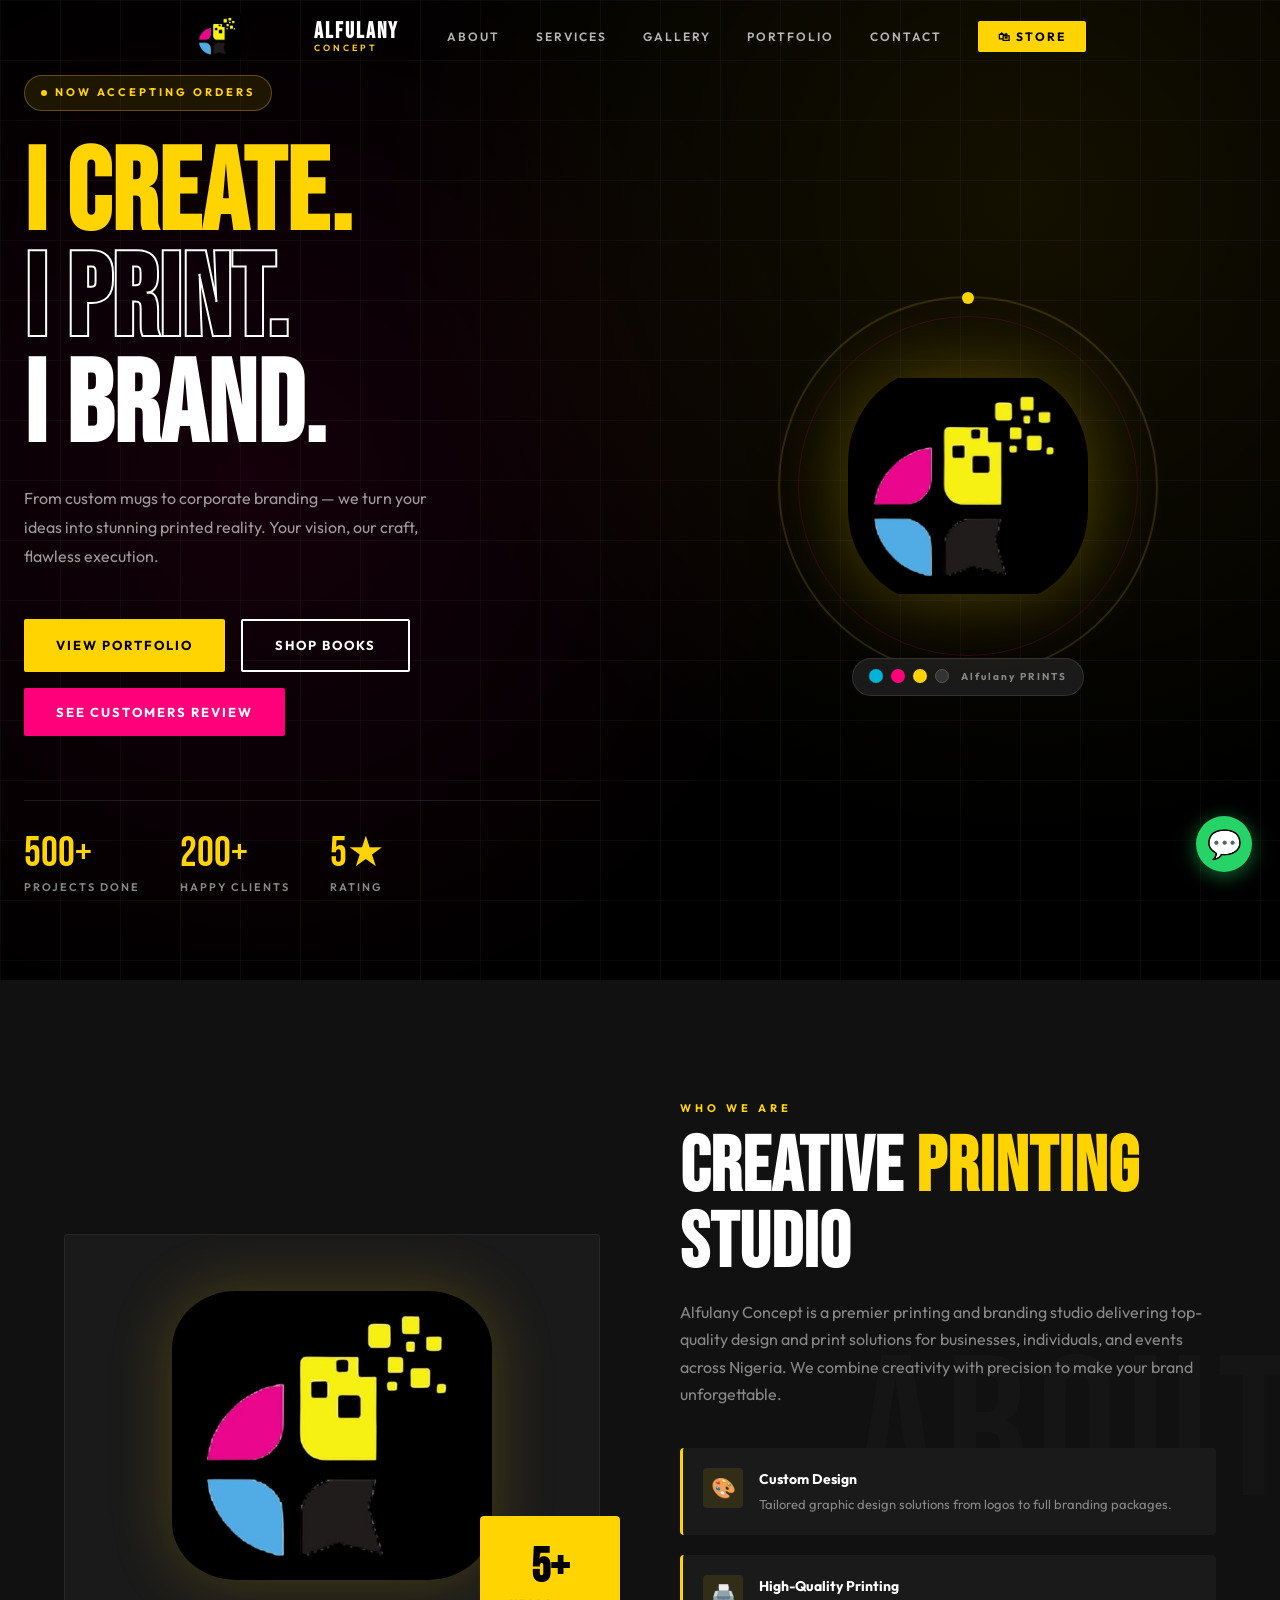
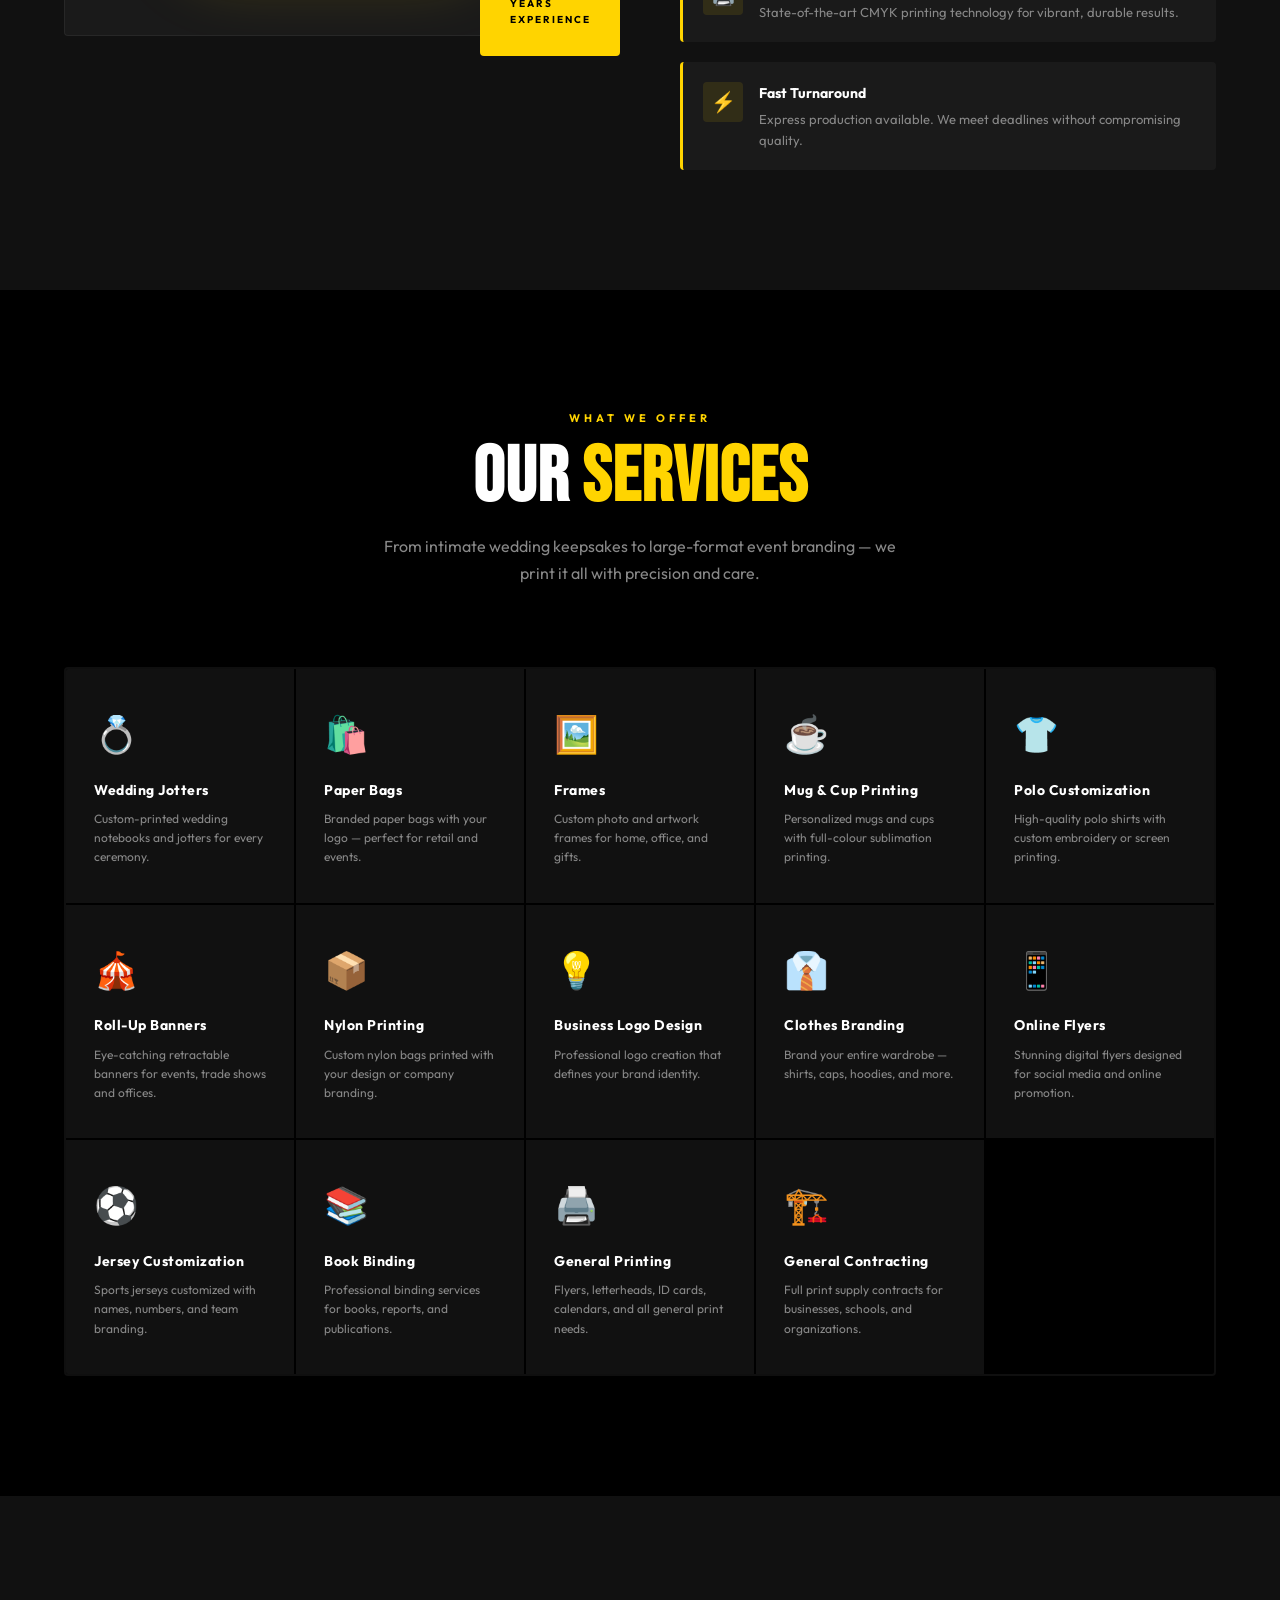
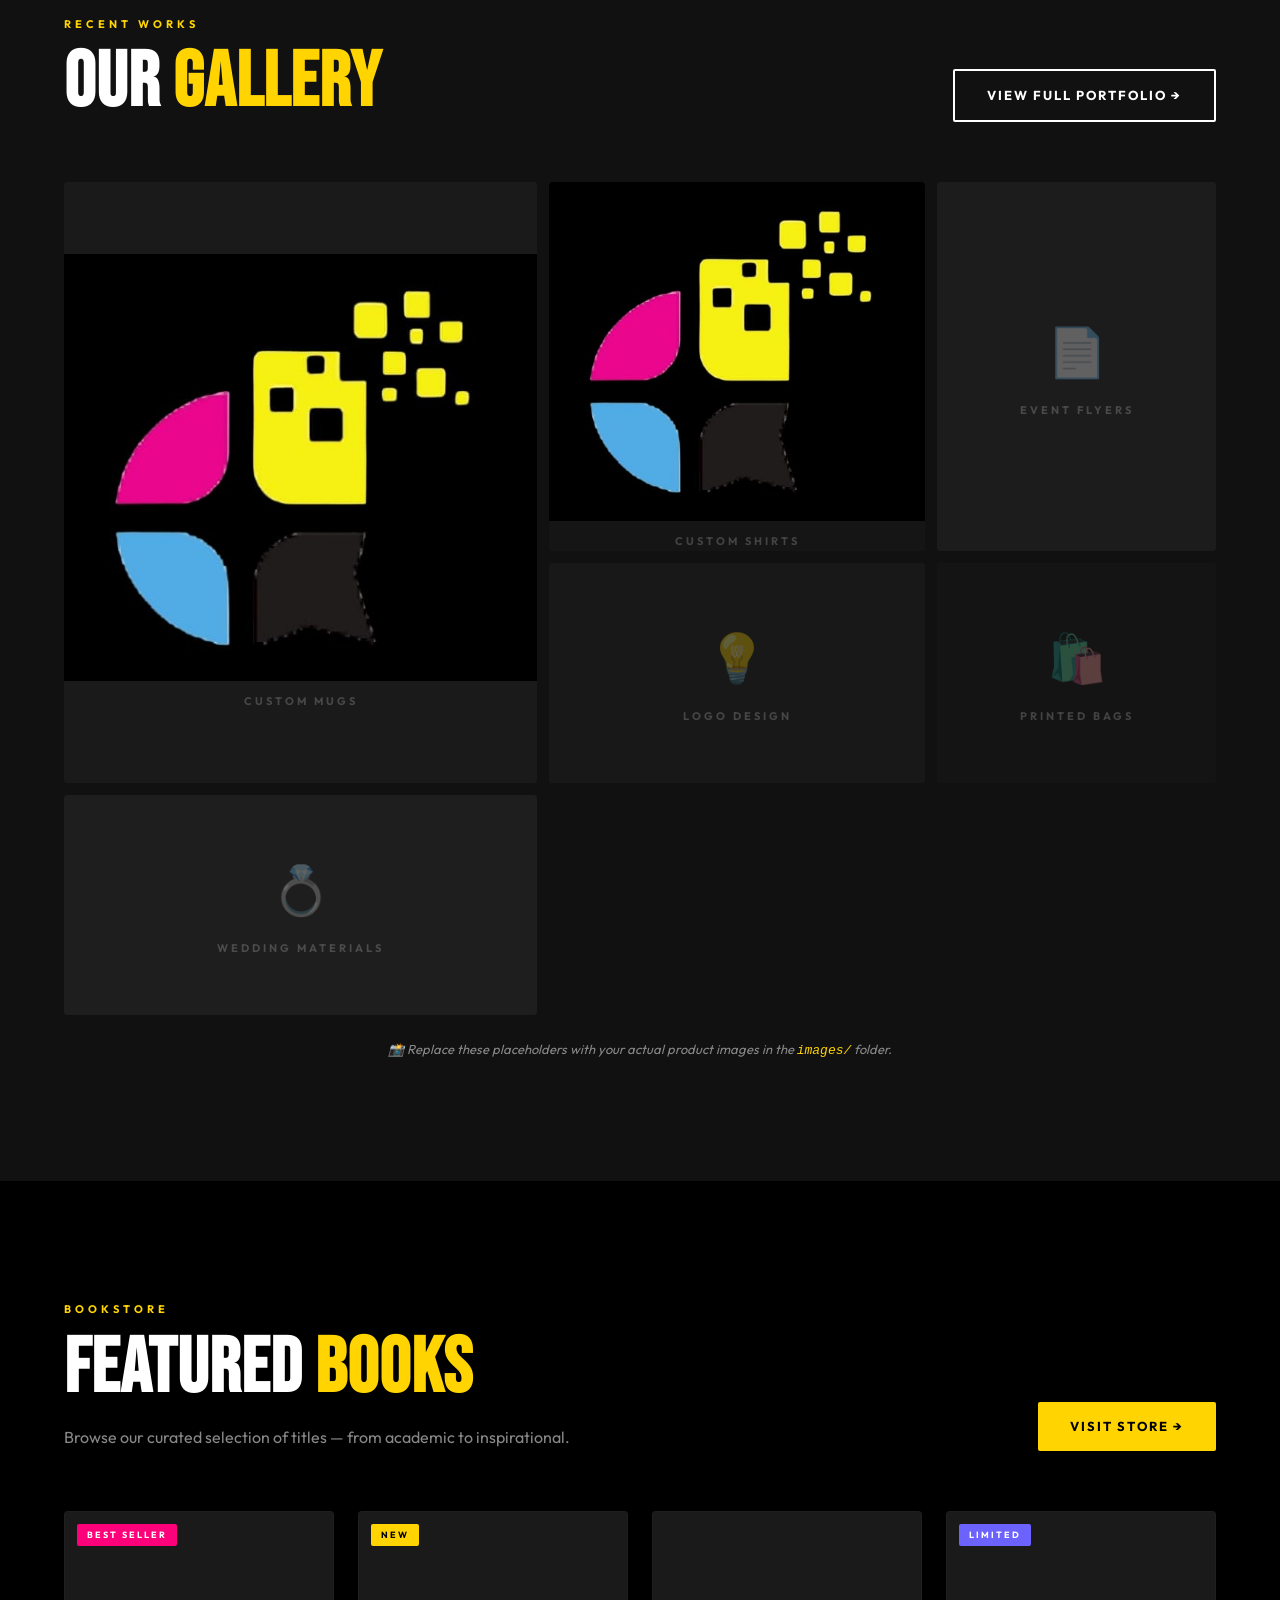
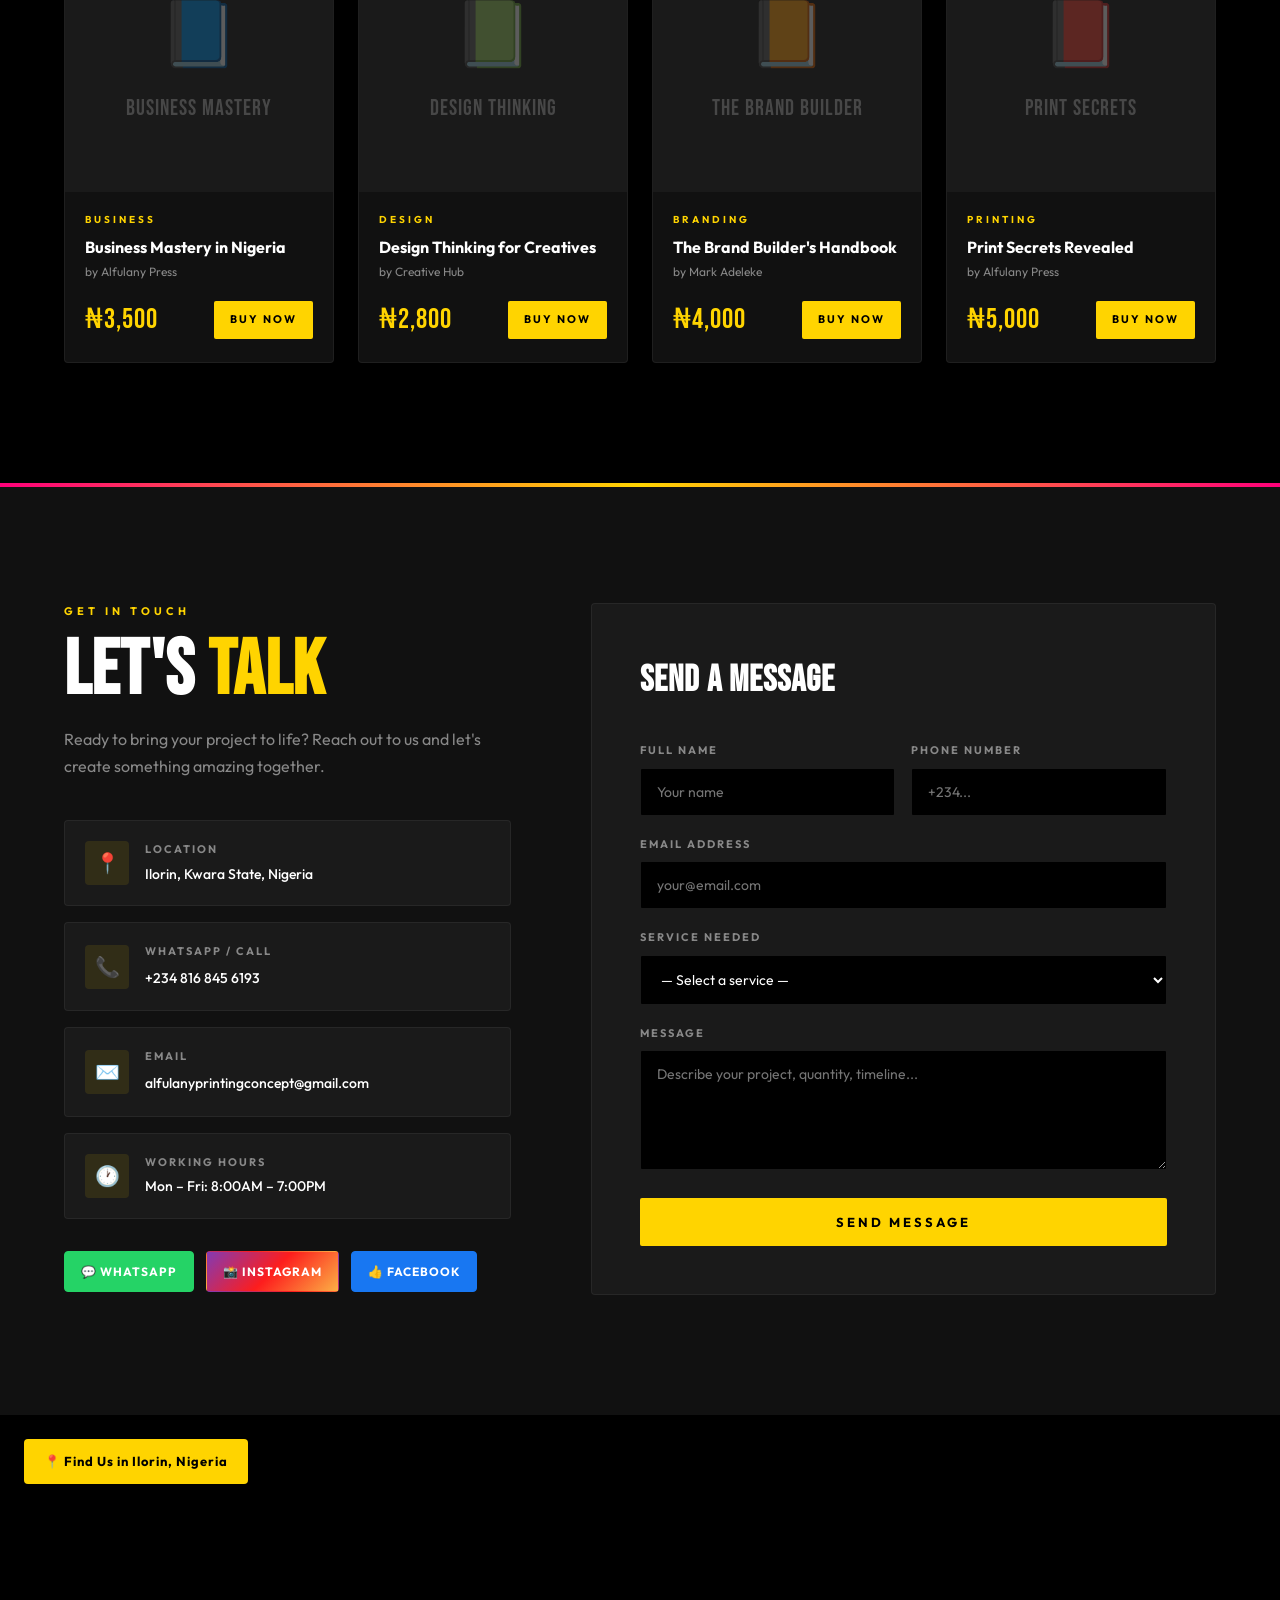
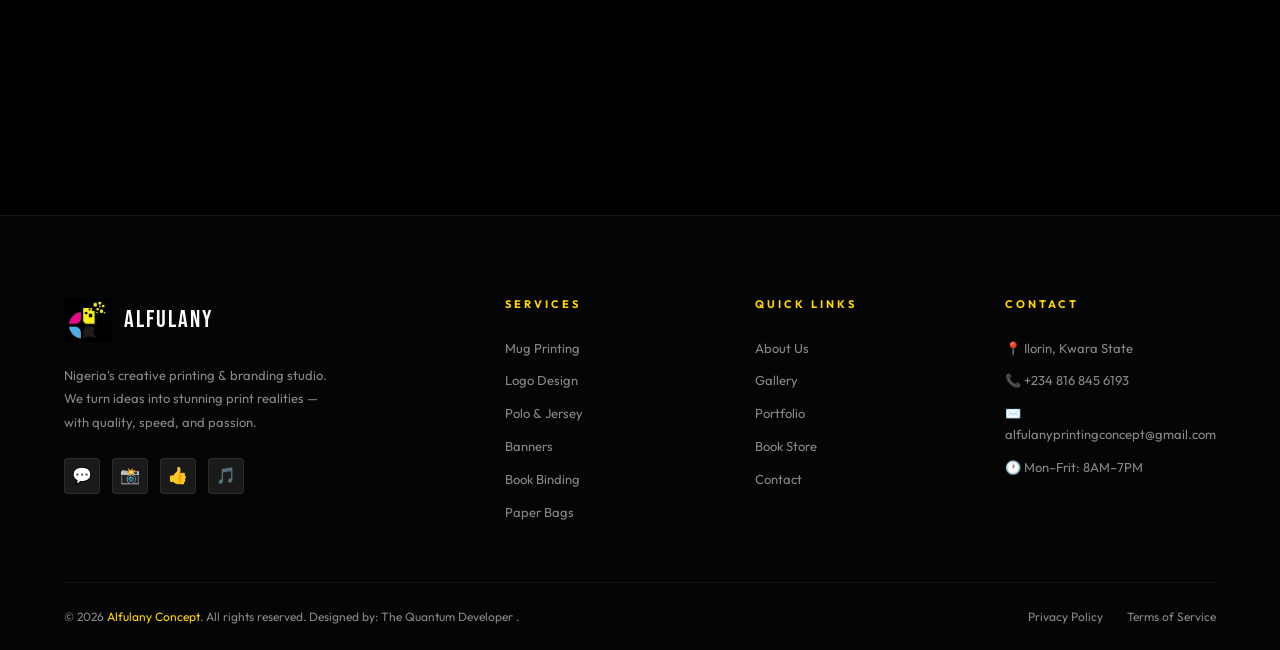
<file: index.html>
<!DOCTYPE html>
<html lang="en">
<head>
  <meta charset="UTF-8" />
  <meta name="viewport" content="width=device-width, initial-scale=1.0" />
  <meta name="description" content="Alfulany Concept — Premium printing, graphic design & branding studio in Nigeria. Custom mugs, shirts, banners, logos, book binding & more." />
  <meta name="keywords" content="printing, graphic design, branding, Nigeria, Ilorin, custom printing, logo design, banner printing" />
  <meta property="og:title" content="Alfulany Concept — Print. Design. Brand." />
  <meta property="og:description" content="Nigeria's creative printing & branding studio. Quality prints for every occasion." />
  <title>Alfulany Concept — I Print.I Design.I Brand.</title>
  <link rel="icon" type="image/jpeg" href="WhatsApp Image 2026-02-28 at 1.51.16 AM.jpeg" />
  <link rel="stylesheet" href="style.css" />
</head>
<body>

  <!-- ░░ NAVBAR ░░ -->
  <nav class="navbar" id="navbar">
    <div class="container">
      <div class="nav-inner">
        <a href="index.html" class="nav-logo">
          <img src="WhatsApp Image 2026-02-28 at 1.51.16 AM.jpeg" alt="Alfulany Concept Logo" />
          <div class="nav-logo-text">
            <strong>ALFULANY</strong>
            <span>Concept</span>
          </div>
        </a>
        <ul class="nav-links">
          <li><a href="#about">About</a></li>
          <li><a href="#services">Services</a></li>
          <li><a href="#gallery">Gallery</a></li>
          <li><a href="portfolio.html">Portfolio</a></li>
          <li><a href="#contact">Contact</a></li>
          <li><a href="store.html" class="nav-store-btn">🛍 Store</a></li>
        </ul>
        <div class="nav-hamburger" id="navHamburger">
          <span></span><span></span><span></span>
        </div>
      </div>
    </div>
  </nav>

  <!-- Mobile Menu -->
  <div class="mobile-menu" id="mobileMenu">
    <a href="#about">About</a>
    <a href="#services">Services</a>
    <a href="#gallery">Gallery</a>
    <a href="portfolio.html">Portfolio</a>
    <a href="#contact">Contact</a>
    <a href="store.html">🛍 Store</a>
  </div>

  <!-- ░░ HERO ░░ -->
  <section class="hero" id="home">
    <div class="hero-bg-pattern"></div>
    <div class="hero-grid-lines"></div>
    <div class="hero-content">
      <div class="hero-left">
        <div class="hero-badge">
          <div class="dot"></div>
          <span>Now Accepting Orders</span>
        </div>
        <h1 class="hero-title">
          <span class="line-yellow">I CREATE.</span><br>
          <span class="line-outline">I PRINT.</span><br>
          I BRAND.
        </h1>
        <p class="hero-tagline">
          From custom mugs to corporate branding — we turn your ideas into stunning printed reality. Your vision, our craft, flawless execution.
        </p>
        <div class="hero-cta">
          <a href="portfolio.html" class="btn btn-primary">View Portfolio</a>
          <a href="store.html" class="btn btn-outline">Shop Books</a>
          <a href="#about" class="btn btn-magenta">See Customers Review</a>
        </div>
        <div class="hero-stats">
          <div class="hero-stat">
            <div class="hero-stat-number" data-count="500" data-suffix="+">200+</div>
            <div class="hero-stat-label">Projects Done</div>
          </div>
          <div class="hero-stat">
            <div class="hero-stat-number" data-count="200" data-suffix="+">100+</div>
            <div class="hero-stat-label">Happy Clients</div>
          </div>
          <div class="hero-stat">
            <div class="hero-stat-number" data-count="5" data-suffix="★">5★</div>
            <div class="hero-stat-label">Rating</div>
          </div>
        </div>
      </div>
      <div class="hero-right">
        <div class="hero-logo-showcase">
          <div class="hero-logo-ring"></div>
          <div class="hero-logo-ring-2"></div>
          <img src="WhatsApp Image 2026-02-28 at 1.51.16 AM.jpeg" alt="Alfulany Concept" class="hero-logo-img" />
          <div class="hero-cmyk-chips">
            <div class="hero-chip chip-c"></div>
            <div class="hero-chip chip-m"></div>
            <div class="hero-chip chip-y"></div>
            <div class="hero-chip chip-k"></div>
            <span class="chip-label">Alfulany PRINTS</span>
          </div>
        </div>
      </div>
    </div>
  </section>

  <!-- ░░ ABOUT ░░ -->
  <section class="about" id="about">
    <div class="container">
      <div class="about-grid">
        <div class="about-visual reveal-left">
          <div class="about-img-box">
            <img src="WhatsApp Image 2026-02-28 at 1.51.16 AM.jpeg" alt="Alfulany Concept" />
          </div>
          <div class="about-img-accent">
            <strong>5+</strong>
            <span>Years<br>Experience</span>
          </div>
        </div>
        <div class="about-content reveal-right">
          <span class="section-tag">Who We Are</span>
          <h2 class="section-title">Creative <span>Printing</span> Studio</h2>
          <p class="section-subtitle">
            Alfulany Concept is a premier printing and branding studio delivering top-quality design and print solutions for businesses, individuals, and events across Nigeria. We combine creativity with precision to make your brand unforgettable.
          </p>
          <div class="about-features">
            <div class="about-feature">
              <div class="about-feature-icon">🎨</div>
              <div class="about-feature-text">
                <h4>Custom Design</h4>
                <p>Tailored graphic design solutions from logos to full branding packages.</p>
              </div>
            </div>
            <div class="about-feature">
              <div class="about-feature-icon">🖨️</div>
              <div class="about-feature-text">
                <h4>High-Quality Printing</h4>
                <p>State-of-the-art CMYK printing technology for vibrant, durable results.</p>
              </div>
            </div>
            <div class="about-feature">
              <div class="about-feature-icon">⚡</div>
              <div class="about-feature-text">
                <h4>Fast Turnaround</h4>
                <p>Express production available. We meet deadlines without compromising quality.</p>
              </div>
            </div>
          </div>
        </div>
      </div>
    </div>
  </section>

  <!-- ░░ SERVICES ░░ -->
  <section class="services" id="services">
    <div class="container">
      <div class="services-header reveal">
        <span class="section-tag">What We Offer</span>
        <h2 class="section-title">Our <span>Services</span></h2>
        <p class="section-subtitle">From intimate wedding keepsakes to large-format event branding — we print it all with precision and care.</p>
      </div>
      <div class="services-grid" data-stagger>
        <div class="service-card">
          <span class="service-icon">💍</span>
          <h3>Wedding Jotters</h3>
          <p>Custom-printed wedding notebooks and jotters for every ceremony.</p>
        </div>
        <div class="service-card">
          <span class="service-icon">🛍️</span>
          <h3>Paper Bags</h3>
          <p>Branded paper bags with your logo — perfect for retail and events.</p>
        </div>
        <div class="service-card">
          <span class="service-icon">🖼️</span>
          <h3>Frames</h3>
          <p>Custom photo and artwork frames for home, office, and gifts.</p>
        </div>
        <div class="service-card">
          <span class="service-icon">☕</span>
          <h3>Mug & Cup Printing</h3>
          <p>Personalized mugs and cups with full-colour sublimation printing.</p>
        </div>
        <div class="service-card">
          <span class="service-icon">👕</span>
          <h3>Polo Customization</h3>
          <p>High-quality polo shirts with custom embroidery or screen printing.</p>
        </div>
        <div class="service-card">
          <span class="service-icon">🎪</span>
          <h3>Roll-Up Banners</h3>
          <p>Eye-catching retractable banners for events, trade shows and offices.</p>
        </div>
        <div class="service-card">
          <span class="service-icon">📦</span>
          <h3>Nylon Printing</h3>
          <p>Custom nylon bags printed with your design or company branding.</p>
        </div>
        <div class="service-card">
          <span class="service-icon">💡</span>
          <h3>Business Logo Design</h3>
          <p>Professional logo creation that defines your brand identity.</p>
        </div>
        <div class="service-card">
          <span class="service-icon">👔</span>
          <h3>Clothes Branding</h3>
          <p>Brand your entire wardrobe — shirts, caps, hoodies, and more.</p>
        </div>
        <div class="service-card">
          <span class="service-icon">📱</span>
          <h3>Online Flyers</h3>
          <p>Stunning digital flyers designed for social media and online promotion.</p>
        </div>
        <div class="service-card">
          <span class="service-icon">⚽</span>
          <h3>Jersey Customization</h3>
          <p>Sports jerseys customized with names, numbers, and team branding.</p>
        </div>
        <div class="service-card">
          <span class="service-icon">📚</span>
          <h3>Book Binding</h3>
          <p>Professional binding services for books, reports, and publications.</p>
        </div>
        <div class="service-card">
          <span class="service-icon">🖨️</span>
          <h3>General Printing</h3>
          <p>Flyers, letterheads, ID cards, calendars, and all general print needs.</p>
        </div>
        <div class="service-card">
          <span class="service-icon">🏗️</span>
          <h3>General Contracting</h3>
          <p>Full print supply contracts for businesses, schools, and organizations.</p>
        </div>
      </div>
    </div>
  </section>

  <!-- ░░ GALLERY ░░ -->
  <section class="gallery" id="gallery">
    <div class="container">
      <div class="gallery-header">
        <div class="reveal-left">
          <span class="section-tag">Recent Works</span>
          <h2 class="section-title">Our <span>Gallery</span></h2>
        </div>
        <div class="reveal-right">
          <a href="portfolio.html" class="btn btn-outline">View Full Portfolio →</a>
        </div>
      </div>
      <div class="gallery-grid">
        <div class="gallery-item reveal">
          <div class="gallery-placeholder">
            <img src="WhatsApp Image 2026-02-28 at 1.51.16 AM.jpeg" alt="">
            <span class="gallery-placeholder-label">Custom Mugs</span>
          </div>
          <div class="gallery-overlay">
            <span class="gallery-overlay-text" >Custom Mugs</span>
            <span class="gallery-overlay-sub">Mug Printing</span>
          </div>
        </div>
        <div class="gallery-item reveal">
          <div class="gallery-placeholder">
            <img src="WhatsApp Image 2026-02-28 at 1.51.16 AM.jpeg" alt="">
            <span class="gallery-placeholder-label">Custom Shirts</span>
          </div>
          <div class="gallery-overlay">
            <span class="gallery-overlay-text">Custom Shirts</span>
            <span class="gallery-overlay-sub">Clothes Branding</span>
          </div>
        </div>
        <div class="gallery-item reveal">
          <div class="gallery-placeholder">
            <span class="gallery-placeholder-icon">📄</span>
            <span class="gallery-placeholder-label">Event Flyers</span>
          </div>
          <div class="gallery-overlay">
            <span class="gallery-overlay-text">Event Flyers</span>
            <span class="gallery-overlay-sub">Graphic Design</span>
          </div>
        </div>
        <div class="gallery-item reveal">
          <div class="gallery-placeholder">
            <span class="gallery-placeholder-icon">💡</span>
            <span class="gallery-placeholder-label">Logo Design</span>
          </div>
          <div class="gallery-overlay">
            <span class="gallery-overlay-text">Logo Design</span>
            <span class="gallery-overlay-sub">Brand Identity</span>
          </div>
        </div>
        <div class="gallery-item reveal">
          <div class="gallery-placeholder">
            <span class="gallery-placeholder-icon">🛍️</span>
            <span class="gallery-placeholder-label">Printed Bags</span>
          </div>
          <div class="gallery-overlay">
            <span class="gallery-overlay-text">Printed Bags</span>
            <span class="gallery-overlay-sub">Paper & Nylon Bags</span>
          </div>
        </div>
        <div class="gallery-item reveal">
          <div class="gallery-placeholder">
            <span class="gallery-placeholder-icon">💍</span>
            <span class="gallery-placeholder-label">Wedding Materials</span>
          </div>
          <div class="gallery-overlay">
            <span class="gallery-overlay-text">Wedding Materials</span>
            <span class="gallery-overlay-sub">Event Printing</span>
          </div>
        </div>
      </div>
      <p style="text-align:center; color: var(--text-muted); font-size:13px; margin-top:24px; font-style: italic;">
        📸 Replace these placeholders with your actual product images in the <code style="color:var(--yellow)">images/</code> folder.
      </p>
    </div>
  </section>

  <!-- ░░ FEATURED BOOKS ░░ -->
  <section class="books" id="books">
    <div class="container">
      <div class="books-header">
        <div class="reveal-left">
          <span class="section-tag">Bookstore</span>
          <h2 class="section-title">Featured <span>Books</span></h2>
          <p class="section-subtitle">Browse our curated selection of titles — from academic to inspirational.</p>
        </div>
        <div class="reveal-right">
          <a href="store.html" class="btn btn-primary">Visit Store →</a>
        </div>
      </div>
      <div class="books-grid" data-stagger>
        <div class="book-card">
          <div class="book-cover">
            <div class="book-cover-placeholder">
              <span class="book-cover-icon">📘</span>
              <span class="book-cover-title-text">Business Mastery</span>
            </div>
            <span class="book-badge">Best Seller</span>
          </div>
          <div class="book-info">
            <div class="book-category">Business</div>
            <div class="book-title">Business Mastery in Nigeria</div>
            <div class="book-author">by Alfulany Press</div>
            <div class="book-footer">
              <div class="book-price">₦3,500 <small></small></div>
              <a href="store.html" class="book-btn">Buy Now</a>
            </div>
          </div>
        </div>
        <div class="book-card">
          <div class="book-cover">
            <div class="book-cover-placeholder">
              <span class="book-cover-icon">📗</span>
              <span class="book-cover-title-text">Design Thinking</span>
            </div>
            <span class="book-badge" style="background:var(--yellow);color:var(--black)">New</span>
          </div>
          <div class="book-info">
            <div class="book-category">Design</div>
            <div class="book-title">Design Thinking for Creatives</div>
            <div class="book-author">by Creative Hub</div>
            <div class="book-footer">
              <div class="book-price">₦2,800</div>
              <a href="store.html" class="book-btn">Buy Now</a>
            </div>
          </div>
        </div>
        <div class="book-card">
          <div class="book-cover">
            <div class="book-cover-placeholder">
              <span class="book-cover-icon">📙</span>
              <span class="book-cover-title-text">The Brand Builder</span>
            </div>
          </div>
          <div class="book-info">
            <div class="book-category">Branding</div>
            <div class="book-title">The Brand Builder's Handbook</div>
            <div class="book-author">by Mark Adeleke</div>
            <div class="book-footer">
              <div class="book-price">₦4,000</div>
              <a href="store.html" class="book-btn">Buy Now</a>
            </div>
          </div>
        </div>
        <div class="book-card">
          <div class="book-cover">
            <div class="book-cover-placeholder">
              <span class="book-cover-icon">📕</span>
              <span class="book-cover-title-text">Print Secrets</span>
            </div>
            <span class="book-badge" style="background:#6C63FF">Limited</span>
          </div>
          <div class="book-info">
            <div class="book-category">Printing</div>
            <div class="book-title">Print Secrets Revealed</div>
            <div class="book-author">by Alfulany Press</div>
            <div class="book-footer">
              <div class="book-price">₦5,000</div>
              <a href="store.html" class="book-btn">Buy Now</a>
            </div>
          </div>
        </div>
      </div>
    </div>
  </section>

  <!-- ░░ CONTACT ░░ -->
  <section class="contact" id="contact">
    <div class="container">
      <div class="contact-grid">
        <div class="contact-info reveal-left">
          <span class="section-tag">Get In Touch</span>
          <h2 class="section-title">Let's <span>Talk</span></h2>
          <p class="section-subtitle">Ready to bring your project to life? Reach out to us and let's create something amazing together.</p>
          <div class="contact-info-cards">
            <div class="contact-info-card">
              <div class="contact-card-icon">📍</div>
              <div class="contact-card-text">
                <h4>Location</h4>
                <p>Ilorin, Kwara State, Nigeria</p>
              </div>
            </div>
            <div class="contact-info-card">
              <div class="contact-card-icon">📞</div>
              <div class="contact-card-text">
                <h4>WhatsApp / Call</h4>
                <a href="https://wa.me/2348168456193">+234 816 845 6193</a>
              </div>
            </div>
            <div class="contact-info-card">
              <div class="contact-card-icon">✉️</div>
              <div class="contact-card-text">
                <h4>Email</h4>
                <a href="mailto:hello@alfulanyconcept.com">alfulanyprintingconcept@gmail.com</a>
              </div>
            </div>
            <div class="contact-info-card">
              <div class="contact-card-icon">🕐</div>
              <div class="contact-card-text">
                <h4>Working Hours</h4>
                <p>Mon – Fri: 8:00AM – 7:00PM</p>
              </div>
            </div>
          </div>
          <div class="contact-socials">
            <a href="https://wa.me/2348168456193" class="social-btn whatsapp" target="_blank">
              💬 WhatsApp
            </a>
            <a href="#" class="social-btn instagram" target="_blank">
              📸 Instagram
            </a>
            <a href="#" class="social-btn facebook" target="_blank">
              👍 Facebook
            </a>
          </div>
        </div>
        <div class="contact-form-box reveal-right">
          <h3>Send a Message</h3>
          <form id="contactForm" novalidate>
            <div class="form-row">
              <div class="form-group">
                <label for="name">Full Name</label>
                <input type="text" id="name" name="name" placeholder="Your name" required />
              </div>
              <div class="form-group">
                <label for="phone">Phone Number</label>
                <input type="tel" id="phone" name="phone" placeholder="+234..." required />
              </div>
            </div>
            <div class="form-group">
              <label for="email">Email Address</label>
              <input type="email" id="email" name="email" placeholder="your@email.com" required />
            </div>
            <div class="form-group">
              <label for="service">Service Needed</label>
              <select id="service" name="service">
                <option value="">— Select a service —</option>
                <option>Wedding Jotters</option>
                <option>Mug Printing</option>
                <option>Banner / Roll-Up</option>
                <option>Logo Design</option>
                <option>Polo / Jersey Customization</option>
                <option>Book Binding</option>
                <option>General Printing</option>
                <option>Other</option>
              </select>
            </div>
            <div class="form-group">
              <label for="message">Message</label>
              <textarea id="message" name="message" placeholder="Describe your project, quantity, timeline..." rows="4" required></textarea>
            </div>
            <button type="submit" class="form-submit">Send Message</button>
            <div class="form-success" id="formSuccess">
              ✅ Message received! We'll get back to you within 24 hours.
            </div>
          </form>
        </div>
      </div>
    </div>
  </section>

  <!-- ░░ GOOGLE MAP ░░ -->
  <div class="map-section">
    <div class="map-overlay-badge">
      📍 Find Us in Ilorin, Nigeria
    </div>
    <iframe
      src="https://www.google.com/maps/embed?pb=!1m18!1m12!1m3!1d126854.2856316!2d4.4835!3d8.4966!2m3!1f0!2f0!3f0!3m2!1i1024!2i768!4f13.1!3m3!1m2!1s0x1037e7a5c7a25511%3A0x4b8d3ca8f4e87f1e!2sIlorin%2C%20Kwara%20State!5e0!3m2!1sen!2sng!4v1"
      allowfullscreen="" loading="lazy" referrerpolicy="no-referrer-when-downgrade"
      title="Alfulany Concept Location">
    </iframe>
  </div>

  <!-- ░░ FOOTER ░░ -->
  <footer>
    <div class="container">
      <div class="footer-grid">
        <div class="footer-brand">
          <div class="footer-logo">
            <img src="WhatsApp Image 2026-02-28 at 1.51.16 AM.jpeg" alt="Alfulany Concept" />
            <span class="footer-logo-name">ALFULANY</span>
          </div>
          <p>Nigeria's creative printing & branding studio. We turn ideas into stunning print realities — with quality, speed, and passion.</p>
          <div class="footer-social">
            <a href="https://wa.me/2348168456193" title="WhatsApp">💬</a>
            <a href="#" title="Instagram">📸</a>
            <a href="#" title="Facebook">👍</a>
            <a href="#" title="TikTok">🎵</a>
          </div>
        </div>
        <div class="footer-col">
          <h4>Services</h4>
          <ul>
            <li><a href="#services">Mug Printing</a></li>
            <li><a href="#services">Logo Design</a></li>
            <li><a href="#services">Polo & Jersey</a></li>
            <li><a href="#services">Banners</a></li>
            <li><a href="#services">Book Binding</a></li>
            <li><a href="#services">Paper Bags</a></li>
          </ul>
        </div>
        <div class="footer-col">
          <h4>Quick Links</h4>
          <ul>
            <li><a href="#about">About Us</a></li>
            <li><a href="#gallery">Gallery</a></li>
            <li><a href="portfolio.html">Portfolio</a></li>
            <li><a href="store.html">Book Store</a></li>
            <li><a href="#contact">Contact</a></li>
          </ul>
        </div>
        <div class="footer-col">
          <h4>Contact</h4>
          <ul>
            <li><a href="#">📍 Ilorin, Kwara State</a></li>
            <li><a href="https://wa.me/2348168456193">📞 +234 816 845 6193</a></li>
            <li><a href="mailto:hello@alfulanyconcept.com">✉️ alfulanyprintingconcept@gmail.com</a></li>
            <li><a href="#">🕐 Mon–Frit: 8AM–7PM</a></li>
          </ul>
        </div>
      </div>
      <div class="footer-bottom">
        <p>© 2026 <span>Alfulany Concept</span>. All rights reserved. Designed by: The Quantum Developer <a href="#"></a>.</p>
        <div class="footer-bottom-links">
          <a href="#">Privacy Policy</a>
          <a href="#">Terms of Service</a>
        </div>
      </div>
    </div>
  </footer>

  <!-- WhatsApp Float -->
  <a href="https://wa.me/2348168456193" class="whatsapp-float" target="_blank" title="Chat on WhatsApp">
    💬
    <span class="whatsapp-float-tooltip">Chat on WhatsApp</span>
  </a>

  <div class="toast" id="globalToast"></div>

  <script src="main.js"></script>

  <!-- Nav hamburger wiring -->
  <script>
    document.getElementById('navHamburger').addEventListener('click', function() {
      this.classList.toggle('open');
      document.getElementById('mobileMenu').classList.toggle('open');
    });
  </script>
</body>
</html>
</file>
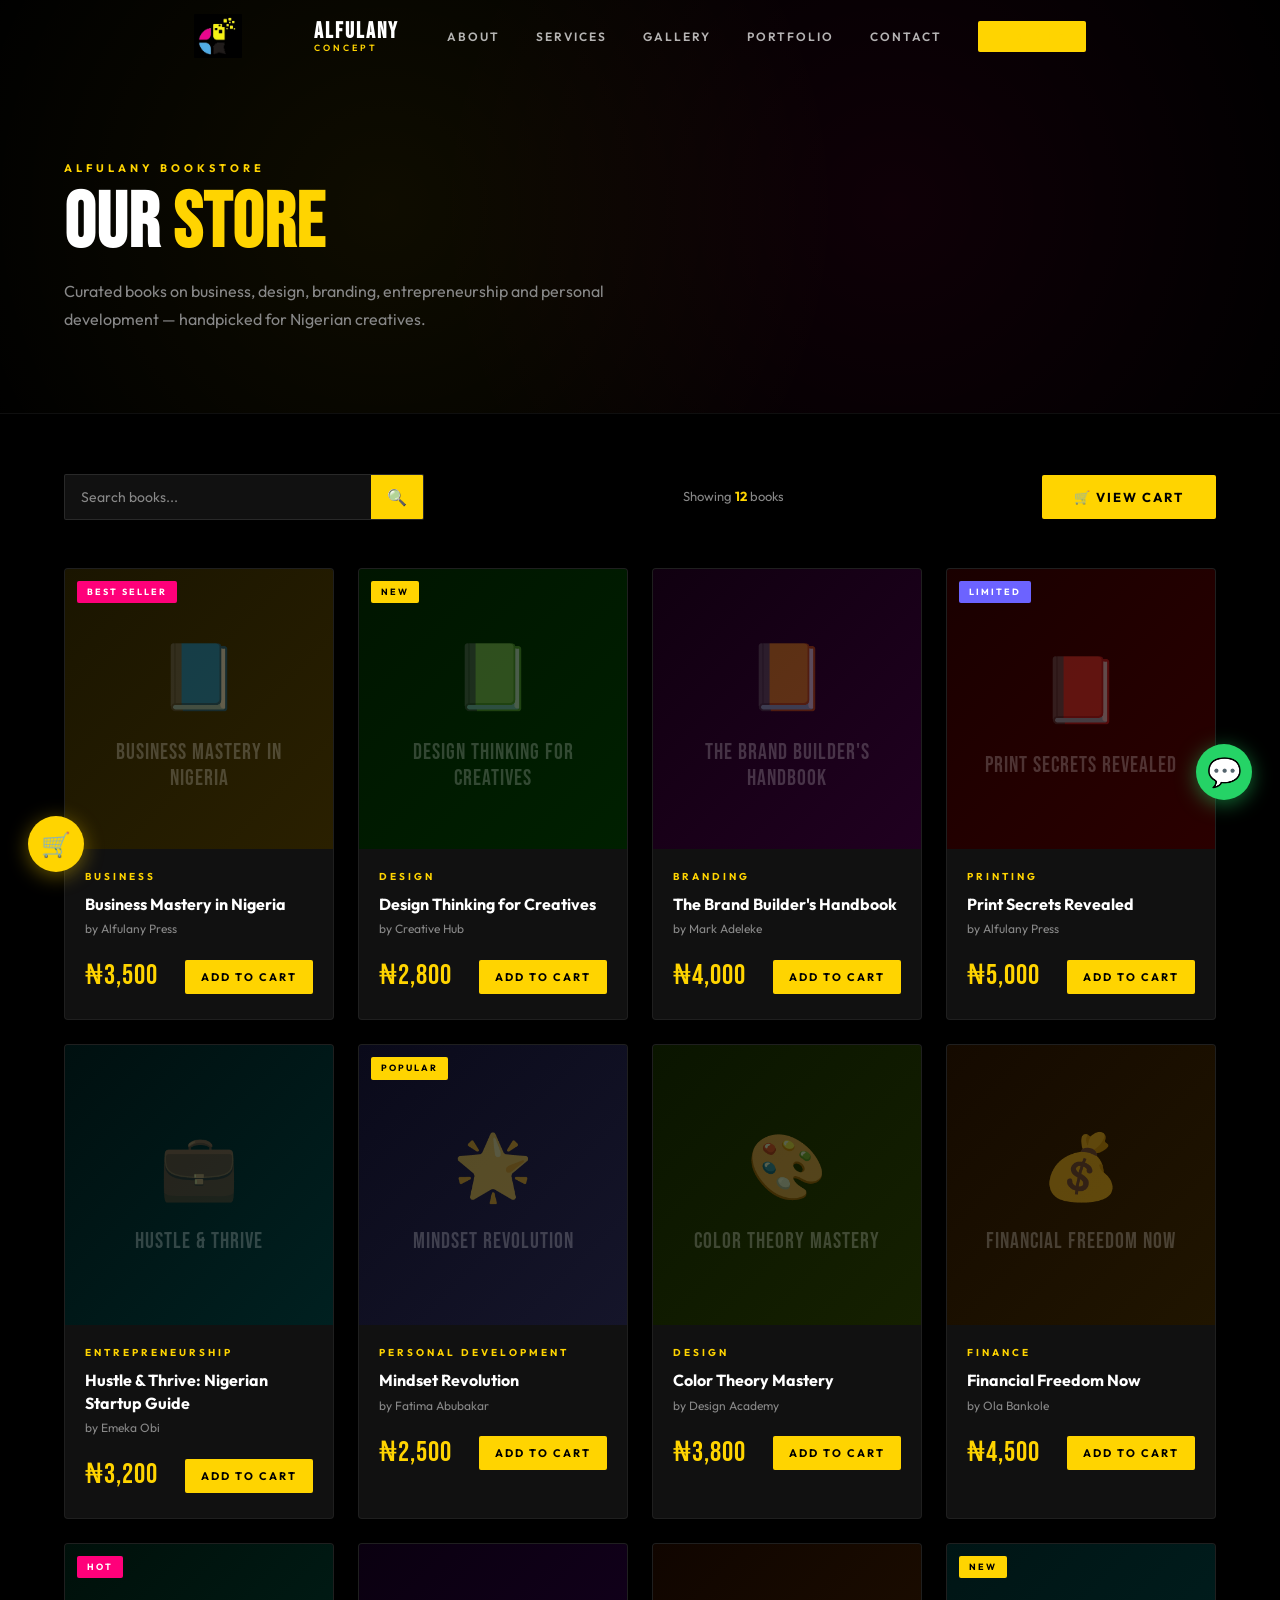
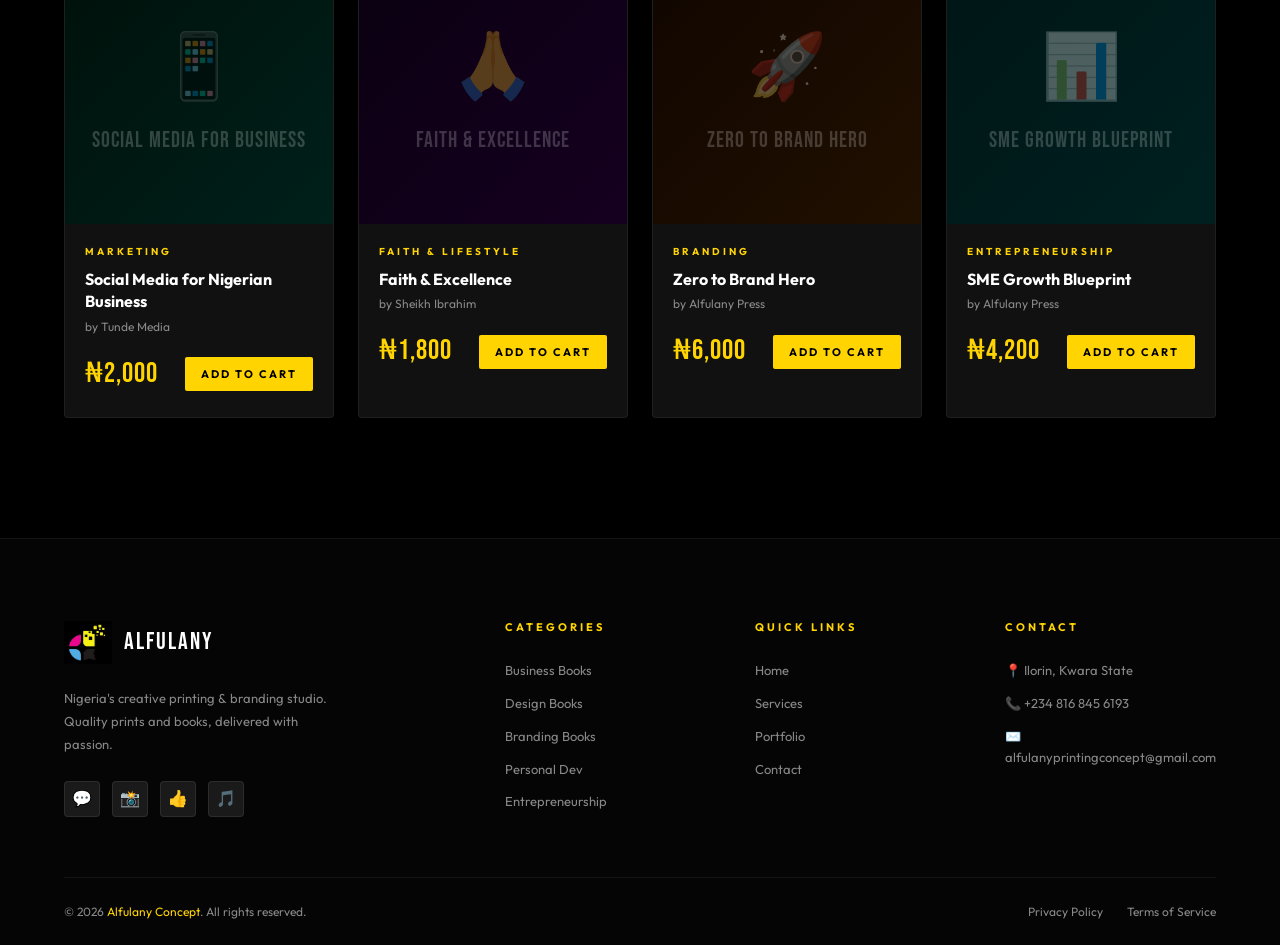
<file: store.html>
<!DOCTYPE html>
<html lang="en">
<head>
  <meta charset="UTF-8" />
  <meta name="viewport" content="width=device-width, initial-scale=1.0" />
  <meta name="description" content="Alfulany Concept Book Store — Browse and buy books on business, design, branding and more." />
  <title>Store — Alfulany Concept</title>
  <link rel="icon" type="image/jpeg" href="WhatsApp Image 2026-02-28 at 1.51.16 AM.jpeg" />
  <link rel="stylesheet" href="style.css" />
</head>
<body>

  <!-- ░░ NAVBAR ░░ -->
  <nav class="navbar scrolled" id="navbar">
    <div class="container">
      <div class="nav-inner">
        <a href="index.html" class="nav-logo">
          <img src="WhatsApp Image 2026-02-28 at 1.51.16 AM.jpeg" alt="Alfulany Concept Logo" />
          <div class="nav-logo-text">
            <strong>ALFULANY</strong>
            <span>Concept</span>
          </div>
        </a>
        <ul class="nav-links">
          <li><a href="index.html#about">About</a></li>
          <li><a href="index.html#services">Services</a></li>
          <li><a href="index.html#gallery">Gallery</a></li>
          <li><a href="portfolio.html">Portfolio</a></li>
          <li><a href="index.html#contact">Contact</a></li>
          <li><a href="store.html" class="nav-store-btn active">🛍 Store</a></li>
        </ul>
        <div class="nav-hamburger" id="navHamburger">
          <span></span><span></span><span></span>
        </div>
      </div>
    </div>
  </nav>

  <!-- Mobile Menu -->
  <div class="mobile-menu" id="mobileMenu">
    <a href="index.html#about">About</a>
    <a href="index.html#services">Services</a>
    <a href="index.html#gallery">Gallery</a>
    <a href="portfolio.html">Portfolio</a>
    <a href="index.html#contact">Contact</a>
    <a href="store.html">🛍 Store</a>
  </div>

  <!-- ░░ PAGE HERO ░░ -->
  <section class="page-hero">
    <div class="container page-hero-inner">
      <span class="section-tag">Alfulany Bookstore</span>
      <h1 class="section-title">Our <span>Store</span></h1>
      <p class="section-subtitle">Curated books on business, design, branding, entrepreneurship and personal development — handpicked for Nigerian creatives.</p>
    </div>
  </section>

  <!-- ░░ STORE ░░ -->
  <section class="store-section">
    <div class="container">
      <div class="store-toolbar">
        <div class="store-search">
          <input type="text" id="storeSearch" placeholder="Search books..." />
          <button>🔍</button>
        </div>
        <div class="store-count">
          Showing <span id="visibleCount">12</span> books
        </div>
        <button class="btn btn-primary" onclick="openCart()">🛒 View Cart</button>
      </div>

      <div class="store-grid" id="storeGrid">

        <div class="book-card reveal" data-cat="business">
          <div class="book-cover">
            <div class="book-cover-placeholder" style="background: linear-gradient(135deg, #1a1500 0%, #2a2000 100%);">
              <span class="book-cover-icon">📘</span>
              <span class="book-cover-title-text">Business Mastery in Nigeria</span>
            </div>
            <span class="book-badge">Best Seller</span>
          </div>
          <div class="book-info">
            <div class="book-category">Business</div>
            <div class="book-title">Business Mastery in Nigeria</div>
            <div class="book-author">by Alfulany Press</div>
            <div class="book-footer">
              <div class="book-price">₦3,500</div>
              <button class="book-btn" data-add-cart data-id="bk001" data-title="Business Mastery in Nigeria" data-price="3500" data-emoji="📘">Add to Cart</button>
            </div>
          </div>
        </div>

        <div class="book-card reveal" data-cat="design">
          <div class="book-cover">
            <div class="book-cover-placeholder" style="background: linear-gradient(135deg, #001500 0%, #002000 100%);">
              <span class="book-cover-icon">📗</span>
              <span class="book-cover-title-text">Design Thinking for Creatives</span>
            </div>
            <span class="book-badge" style="background:var(--yellow);color:var(--black)">New</span>
          </div>
          <div class="book-info">
            <div class="book-category">Design</div>
            <div class="book-title">Design Thinking for Creatives</div>
            <div class="book-author">by Creative Hub</div>
            <div class="book-footer">
              <div class="book-price">₦2,800</div>
              <button class="book-btn" data-add-cart data-id="bk002" data-title="Design Thinking for Creatives" data-price="2800" data-emoji="📗">Add to Cart</button>
            </div>
          </div>
        </div>

        <div class="book-card reveal" data-cat="branding">
          <div class="book-cover">
            <div class="book-cover-placeholder" style="background: linear-gradient(135deg, #100010 0%, #200020 100%);">
              <span class="book-cover-icon">📙</span>
              <span class="book-cover-title-text">The Brand Builder's Handbook</span>
            </div>
          </div>
          <div class="book-info">
            <div class="book-category">Branding</div>
            <div class="book-title">The Brand Builder's Handbook</div>
            <div class="book-author">by Mark Adeleke</div>
            <div class="book-footer">
              <div class="book-price">₦4,000</div>
              <button class="book-btn" data-add-cart data-id="bk003" data-title="The Brand Builder's Handbook" data-price="4000" data-emoji="📙">Add to Cart</button>
            </div>
          </div>
        </div>

        <div class="book-card reveal" data-cat="printing">
          <div class="book-cover">
            <div class="book-cover-placeholder" style="background: linear-gradient(135deg, #1a0000 0%, #2a0000 100%);">
              <span class="book-cover-icon">📕</span>
              <span class="book-cover-title-text">Print Secrets Revealed</span>
            </div>
            <span class="book-badge" style="background:#6C63FF">Limited</span>
          </div>
          <div class="book-info">
            <div class="book-category">Printing</div>
            <div class="book-title">Print Secrets Revealed</div>
            <div class="book-author">by Alfulany Press</div>
            <div class="book-footer">
              <div class="book-price">₦5,000</div>
              <button class="book-btn" data-add-cart data-id="bk004" data-title="Print Secrets Revealed" data-price="5000" data-emoji="📕">Add to Cart</button>
            </div>
          </div>
        </div>

        <div class="book-card reveal" data-cat="entrepreneurship">
          <div class="book-cover">
            <div class="book-cover-placeholder" style="background: linear-gradient(135deg, #001010 0%, #002020 100%);">
              <span class="book-cover-icon">💼</span>
              <span class="book-cover-title-text">Hustle & Thrive</span>
            </div>
          </div>
          <div class="book-info">
            <div class="book-category">Entrepreneurship</div>
            <div class="book-title">Hustle & Thrive: Nigerian Startup Guide</div>
            <div class="book-author">by Emeka Obi</div>
            <div class="book-footer">
              <div class="book-price">₦3,200</div>
              <button class="book-btn" data-add-cart data-id="bk005" data-title="Hustle & Thrive" data-price="3200" data-emoji="💼">Add to Cart</button>
            </div>
          </div>
        </div>

        <div class="book-card reveal" data-cat="personal">
          <div class="book-cover">
            <div class="book-cover-placeholder" style="background: linear-gradient(135deg, #0a0a1a 0%, #15152a 100%);">
              <span class="book-cover-icon">🌟</span>
              <span class="book-cover-title-text">Mindset Revolution</span>
            </div>
            <span class="book-badge" style="background:var(--yellow);color:var(--black)">Popular</span>
          </div>
          <div class="book-info">
            <div class="book-category">Personal Development</div>
            <div class="book-title">Mindset Revolution</div>
            <div class="book-author">by Fatima Abubakar</div>
            <div class="book-footer">
              <div class="book-price">₦2,500</div>
              <button class="book-btn" data-add-cart data-id="bk006" data-title="Mindset Revolution" data-price="2500" data-emoji="🌟">Add to Cart</button>
            </div>
          </div>
        </div>

        <div class="book-card reveal" data-cat="design">
          <div class="book-cover">
            <div class="book-cover-placeholder" style="background: linear-gradient(135deg, #0a1500 0%, #152000 100%);">
              <span class="book-cover-icon">🎨</span>
              <span class="book-cover-title-text">Color Theory Mastery</span>
            </div>
          </div>
          <div class="book-info">
            <div class="book-category">Design</div>
            <div class="book-title">Color Theory Mastery</div>
            <div class="book-author">by Design Academy</div>
            <div class="book-footer">
              <div class="book-price">₦3,800</div>
              <button class="book-btn" data-add-cart data-id="bk007" data-title="Color Theory Mastery" data-price="3800" data-emoji="🎨">Add to Cart</button>
            </div>
          </div>
        </div>

        <div class="book-card reveal" data-cat="business">
          <div class="book-cover">
            <div class="book-cover-placeholder" style="background: linear-gradient(135deg, #150a00 0%, #201500 100%);">
              <span class="book-cover-icon">💰</span>
              <span class="book-cover-title-text">Financial Freedom Now</span>
            </div>
          </div>
          <div class="book-info">
            <div class="book-category">Finance</div>
            <div class="book-title">Financial Freedom Now</div>
            <div class="book-author">by Ola Bankole</div>
            <div class="book-footer">
              <div class="book-price">₦4,500</div>
              <button class="book-btn" data-add-cart data-id="bk008" data-title="Financial Freedom Now" data-price="4500" data-emoji="💰">Add to Cart</button>
            </div>
          </div>
        </div>

        <div class="book-card reveal" data-cat="social">
          <div class="book-cover">
            <div class="book-cover-placeholder" style="background: linear-gradient(135deg, #00100a 0%, #00201a 100%);">
              <span class="book-cover-icon">📱</span>
              <span class="book-cover-title-text">Social Media for Business</span>
            </div>
            <span class="book-badge" style="background:var(--magenta)">Hot</span>
          </div>
          <div class="book-info">
            <div class="book-category">Marketing</div>
            <div class="book-title">Social Media for Nigerian Business</div>
            <div class="book-author">by Tunde Media</div>
            <div class="book-footer">
              <div class="book-price">₦2,000</div>
              <button class="book-btn" data-add-cart data-id="bk009" data-title="Social Media for Nigerian Business" data-price="2000" data-emoji="📱">Add to Cart</button>
            </div>
          </div>
        </div>

        <div class="book-card reveal" data-cat="personal">
          <div class="book-cover">
            <div class="book-cover-placeholder" style="background: linear-gradient(135deg, #0a0010 0%, #150020 100%);">
              <span class="book-cover-icon">🙏</span>
              <span class="book-cover-title-text">Faith & Excellence</span>
            </div>
          </div>
          <div class="book-info">
            <div class="book-category">Faith & Lifestyle</div>
            <div class="book-title">Faith & Excellence</div>
            <div class="book-author">by Sheikh Ibrahim</div>
            <div class="book-footer">
              <div class="book-price">₦1,800</div>
              <button class="book-btn" data-add-cart data-id="bk010" data-title="Faith & Excellence" data-price="1800" data-emoji="🙏">Add to Cart</button>
            </div>
          </div>
        </div>

        <div class="book-card reveal" data-cat="branding">
          <div class="book-cover">
            <div class="book-cover-placeholder" style="background: linear-gradient(135deg, #100500 0%, #201000 100%);">
              <span class="book-cover-icon">🚀</span>
              <span class="book-cover-title-text">Zero to Brand Hero</span>
            </div>
          </div>
          <div class="book-info">
            <div class="book-category">Branding</div>
            <div class="book-title">Zero to Brand Hero</div>
            <div class="book-author">by Alfulany Press</div>
            <div class="book-footer">
              <div class="book-price">₦6,000</div>
              <button class="book-btn" data-add-cart data-id="bk011" data-title="Zero to Brand Hero" data-price="6000" data-emoji="🚀">Add to Cart</button>
            </div>
          </div>
        </div>

        <div class="book-card reveal" data-cat="entrepreneurship">
          <div class="book-cover">
            <div class="book-cover-placeholder" style="background: linear-gradient(135deg, #001515 0%, #002020 100%);">
              <span class="book-cover-icon">📊</span>
              <span class="book-cover-title-text">SME Growth Blueprint</span>
            </div>
            <span class="book-badge" style="background:var(--yellow);color:var(--black)">New</span>
          </div>
          <div class="book-info">
            <div class="book-category">Entrepreneurship</div>
            <div class="book-title">SME Growth Blueprint</div>
            <div class="book-author">by Alfulany Press</div>
            <div class="book-footer">
              <div class="book-price">₦4,200</div>
              <button class="book-btn" data-add-cart data-id="bk012" data-title="SME Growth Blueprint" data-price="4200" data-emoji="📊">Add to Cart</button>
            </div>
          </div>
        </div>

      </div>
    </div>
  </section>

  <!-- ░░ CART PANEL ░░ -->
  <div class="cart-overlay" id="cartOverlay"></div>
  <div class="cart-panel" id="cartPanel">
    <div class="cart-header">
      <h2>YOUR CART</h2>
      <button class="cart-close" id="cartClose">✕</button>
    </div>
    <div class="cart-items" id="cartItems">
      <!-- Rendered by cart.js -->
    </div>
    <div class="cart-footer">
      <div class="cart-subtotal">
        <span>Subtotal</span>
        <strong id="cartSubtotal">₦0</strong>
      </div>
      <div class="cart-subtotal">
        <span>Delivery</span>
        <strong>To be confirmed</strong>
      </div>
      <div class="cart-total">
        <span>Total</span>
        <strong id="cartTotal">₦0</strong>
      </div>
      <button class="checkout-btn" id="checkoutBtn">Checkout via WhatsApp</button>
      <p class="checkout-note">🔒 Secure order via WhatsApp · Paystack coming soon</p>
    </div>
  </div>

  <!-- Cart Trigger Floating Button -->
  <button class="cart-trigger" id="cartTrigger" title="View Cart">
    🛒
    <span class="cart-badge" id="cartBadge" style="display:none">0</span>
  </button>

  <!-- ░░ FOOTER ░░ -->
  <footer>
    <div class="container">
      <div class="footer-grid">
        <div class="footer-brand">
          <div class="footer-logo">
            <img src="WhatsApp Image 2026-02-28 at 1.51.16 AM.jpeg" alt="Alfulany Concept" />
            <span class="footer-logo-name">ALFULANY</span>
          </div>
          <p>Nigeria's creative printing & branding studio. Quality prints and books, delivered with passion.</p>
          <div class="footer-social">
            <a href="https://wa.me/2348168456193" title="WhatsApp">💬</a>
            <a href="#" title="Instagram">📸</a>
            <a href="#" title="Facebook">👍</a>
            <a href="#" title="TikTok">🎵</a>
          </div>
        </div>
        <div class="footer-col">
          <h4>Categories</h4>
          <ul>
            <li><a href="#">Business Books</a></li>
            <li><a href="#">Design Books</a></li>
            <li><a href="#">Branding Books</a></li>
            <li><a href="#">Personal Dev</a></li>
            <li><a href="#">Entrepreneurship</a></li>
          </ul>
        </div>
        <div class="footer-col">
          <h4>Quick Links</h4>
          <ul>
            <li><a href="index.html">Home</a></li>
            <li><a href="index.html#services">Services</a></li>
            <li><a href="portfolio.html">Portfolio</a></li>
            <li><a href="index.html#contact">Contact</a></li>
          </ul>
        </div>
        <div class="footer-col">
          <h4>Contact</h4>
          <ul>
            <li><a href="#">📍 Ilorin, Kwara State</a></li>
            <li><a href="https://wa.me/2348168456193">📞 +234 816 845 6193</a></li>
            <li><a href="mailto:alfulanyprintingconcept@gmail.com">✉️ alfulanyprintingconcept@gmail.com</a></li>
          </ul>
        </div>
      </div>
      <div class="footer-bottom">
        <p>© 2026 <span>Alfulany Concept</span>. All rights reserved.</p>
        <div class="footer-bottom-links">
          <a href="#">Privacy Policy</a>
          <a href="#">Terms of Service</a>
        </div>
      </div>
    </div>
  </footer>

  <a href="https://wa.me/2348168456193" class="whatsapp-float" target="_blank" style="bottom: 100px;">
    💬
    <span class="whatsapp-float-tooltip">Chat on WhatsApp</span>
  </a>

  <div class="toast"></div>
  <script src="main.js"></script>
  <script src="cart.js"></script>
  <script>
    document.getElementById('navHamburger').addEventListener('click', function() {
      this.classList.toggle('open');
      document.getElementById('mobileMenu').classList.toggle('open');
    });
  </script>
</body>
</html>
</file>
<file: style.css>
/* ================================================
   ALFULANY CONCEPT — MAIN STYLESHEET
   Bold Editorial Print Aesthetic
   ================================================ */

@import url('https://fonts.googleapis.com/css2?family=Bebas+Neue&family=Outfit:wght@300;400;500;600;700;800&display=swap');

/* ─── CSS Variables ─── */
:root {
  --black: #000000;
  --yellow: #FFD400;
  --white: #FFFFFF;
  --magenta: #FF007A;
  --gray: #F2F2F2;
  --dark-gray: #111111;
  --mid-gray: #1a1a1a;
  --text-muted: #888888;
  --font-display: 'Bebas Neue', sans-serif;
  --font-body: 'Outfit', sans-serif;
  --nav-height: 72px;
  --transition: all 0.3s cubic-bezier(0.4, 0, 0.2, 1);
  --shadow: 0 8px 40px rgba(0,0,0,0.4);
}

/* ─── Reset & Base ─── */
*, *::before, *::after { box-sizing: border-box; margin: 0; padding: 0; }

html { scroll-behavior: smooth; font-size: 16px; }

body {
  font-family: var(--font-body);
  background: var(--black);
  color: var(--white);
  overflow-x: hidden;
  line-height: 1.6;
}

a { text-decoration: none; color: inherit; }
img { max-width: 100%; display: block; }
ul { list-style: none; }
button { cursor: pointer; border: none; font-family: var(--font-body); }
input, textarea, select { font-family: var(--font-body); }

/* ─── Scrollbar ─── */
::-webkit-scrollbar { width: 6px; }
::-webkit-scrollbar-track { background: var(--black); }
::-webkit-scrollbar-thumb { background: var(--yellow); border-radius: 3px; }

/* ─── Utility ─── */
.container { max-width: 1200px; margin: 0 auto; padding: 0 24px; }
.section-tag {
  font-family: var(--font-body);
  font-size: 11px;
  font-weight: 700;
  letter-spacing: 4px;
  text-transform: uppercase;
  color: var(--yellow);
  margin-bottom: 12px;
  display: block;
}
.section-title {
  font-family: var(--font-display);
  font-size: clamp(40px, 6vw, 80px);
  line-height: 1;
  color: var(--white);
  letter-spacing: 1px;
}
.section-title span { color: var(--yellow); }
.section-subtitle {
  font-size: 16px;
  color: var(--text-muted);
  max-width: 540px;
  margin-top: 16px;
  font-weight: 400;
  line-height: 1.7;
}
.btn {
  display: inline-flex;
  align-items: center;
  gap: 8px;
  padding: 14px 32px;
  font-family: var(--font-body);
  font-weight: 700;
  font-size: 13px;
  letter-spacing: 2px;
  text-transform: uppercase;
  border-radius: 2px;
  transition: var(--transition);
  position: relative;
  overflow: hidden;
}
.btn-primary {
  background: var(--yellow);
  color: var(--black);
}
.btn-primary:hover {
  background: var(--white);
  transform: translateY(-2px);
  box-shadow: 0 8px 24px rgba(255,212,0,0.3);
}
.btn-outline {
  background: transparent;
  color: var(--white);
  border: 2px solid var(--white);
}
.btn-outline:hover {
  background: var(--white);
  color: var(--black);
  transform: translateY(-2px);
}
.btn-magenta {
  background: var(--magenta);
  color: var(--white);
}
.btn-magenta:hover {
  background: #cc0062;
  transform: translateY(-2px);
}

/* ─── Reveal Animations ─── */
.reveal {
  opacity: 0;
  transform: translateY(40px);
  transition: opacity 0.7s ease, transform 0.7s ease;
}
.reveal.visible {
  opacity: 1;
  transform: translateY(0);
}
.reveal-left {
  opacity: 0;
  transform: translateX(-40px);
  transition: opacity 0.7s ease, transform 0.7s ease;
}
.reveal-left.visible { opacity: 1; transform: translateX(0); }
.reveal-right {
  opacity: 0;
  transform: translateX(40px);
  transition: opacity 0.7s ease, transform 0.7s ease;
}
.reveal-right.visible { opacity: 1; transform: translateX(0); }

/* ─── ============== NAVBAR ============== ─── */
.navbar {
  position: fixed;
  top: 0;
  left: 0;
  width: 100%;
  height: var(--nav-height);
  z-index: 1000;
  transition: var(--transition);
  display: flex;
  align-items: center;
}
.navbar.scrolled {
  background: rgba(0,0,0,0.96);
  backdrop-filter: blur(20px);
  border-bottom: 1px solid rgba(255,212,0,0.2);
}
.nav-inner {
  display: flex;
  align-items: center;
  justify-content: space-between;
  width: 100%;
}
.nav-logo {
  display: flex;
  align-items: center;
  gap: 72px;
}
.nav-logo img {
  width: 48px;
  height: 48px;
  object-fit: contain;
  border-radius: 4px;
  
  
}
.nav-logo-text {
  display: flex;
  flex-direction: column;
  line-height: 1;
}
.nav-logo-text strong {
  font-family: var(--font-display);
  font-size: 22px;
  letter-spacing: 2px;
  color: var(--white);
  padding-right: 3rem;
}
.nav-logo-text span {
  font-size: 9px;
  font-weight: 600;
  letter-spacing: 3px;
  text-transform: uppercase;
  color: var(--yellow);
}
.nav-links {
  display: flex;
  align-items: center;
  gap: 36px;
}
.nav-links a {
  font-size: 12px;
  font-weight: 600;
  letter-spacing: 2px;
  text-transform: uppercase;
  color: rgba(255,255,255,0.7);
  transition: var(--transition);
  position: relative;
}
.nav-links a::after {
  content: '';
  position: absolute;
  bottom: -4px;
  left: 0;
  width: 0;
  height: 2px;
  background: var(--yellow);
  transition: width 0.3s ease;
}
.nav-links a:hover { color: var(--white); }
.nav-links a:hover::after { width: 100%; }
.nav-links a.active { color: var(--yellow); }
.nav-links .nav-store-btn {
  background: var(--yellow);
  color: var(--black);
  padding: 8px 20px;
  border-radius: 2px;
  font-weight: 700;
}
.nav-links .nav-store-btn::after { display: none; }
.nav-links .nav-store-btn:hover { background: var(--white); color: var(--black); }

.nav-hamburger {
  display: none;
  flex-direction: column;
  gap: 5px;
  cursor: pointer;
  padding: 4px;
}
.nav-hamburger span {
  width: 24px;
  height: 2px;
  background: var(--white);
  transition: var(--transition);
}
.nav-hamburger.open span:nth-child(1) { transform: rotate(45deg) translate(5px, 5px); }
.nav-hamburger.open span:nth-child(2) { opacity: 0; }
.nav-hamburger.open span:nth-child(3) { transform: rotate(-45deg) translate(5px, -5px); }

.mobile-menu {
  display: none;
  position: fixed;
  top: var(--nav-height);
  left: 0;
  width: 100%;
  background: rgba(0,0,0,0.98);
  backdrop-filter: blur(20px);
  padding: 32px 24px;
  z-index: 999;
  border-bottom: 2px solid var(--yellow);
  flex-direction: column;
  gap: 24px;
}
.mobile-menu.open { display: flex; }
.mobile-menu a {
  font-size: 14px;
  font-weight: 600;
  letter-spacing: 3px;
  text-transform: uppercase;
  color: rgba(255,255,255,0.8);
  padding: 8px 0;
  border-bottom: 1px solid rgba(255,255,255,0.08);
  transition: var(--transition);
}
.mobile-menu a:hover { color: var(--yellow); padding-left: 8px; }

/* ─── ============== HERO ============== ─── */
.hero {
  position: relative;
  min-height: 100vh;
  display: flex;
  align-items: center;
  overflow: hidden;
  background: var(--black);
  padding-bottom: 5rem;
}
.hero-bg-pattern {
  position: absolute;
  inset: 0;
  background-image:
    radial-gradient(circle at 20% 50%, rgba(255,0,122,0.08) 0%, transparent 50%),
    radial-gradient(circle at 80% 20%, rgba(255,212,0,0.08) 0%, transparent 50%);
  pointer-events: none;
}
.hero-grid-lines {
  position: absolute;
  inset: 0;
  background-image:
    linear-gradient(rgba(255,255,255,0.03) 1px, transparent 1px),
    linear-gradient(90deg, rgba(255,255,255,0.03) 1px, transparent 1px);
  background-size: 60px 60px;
  pointer-events: none;
}
.hero-content {
  position: relative;
  z-index: 2;
  max-width: 1300px;
  margin: 0 auto;
  padding: 0 24px;
  padding-top: var(--nav-height);
  display: grid;
  grid-template-columns: 1fr 1fr;
  align-items: center;
  gap: 80px;
  min-height: 100vh;
}
.hero-left 
.hero-badge {
  display: inline-flex;
  align-items: center;
  gap: 8px;
  background: rgba(255,212,0,0.1);
  border: 1px solid rgba(255,212,0,0.3);
  padding: 8px 16px;
  border-radius: 100px;
  margin-bottom: 32px;
}
.hero-badge span {
  font-size: 11px;
  font-weight: 700;
  letter-spacing: 3px;
  text-transform: uppercase;
  color: var(--yellow);
}
.hero-badge .dot {
  width: 6px;
  height: 6px;
  background: var(--yellow);
  border-radius: 50%;
  animation: pulse 2s infinite;
}
@keyframes pulse {
  0%, 100% { opacity: 1; transform: scale(1); }
  50% { opacity: 0.5; transform: scale(1.5); }
}
.hero-title {
  font-family: var(--font-display);
  font-size: clamp(60px, 9vw, 120px);
  line-height: 0.92;
  letter-spacing: 1px;
  color: var(--white);
  margin-bottom: 24px;
  
}
.hero-title .line-yellow { color: var(--yellow); }
.hero-title .line-outline {
  -webkit-text-stroke: 2px var(--white);
  color: transparent;
}
.hero-tagline {
  font-size: 16px;
  color: rgba(255,255,255,0.6);
  margin-bottom: 48px;
  max-width: 440px;
  line-height: 1.8;
}
.hero-cta {
  display: flex;
  gap: 16px;
  flex-wrap: wrap;
}
.hero-stats {
  display: flex;
  gap: 40px;
  margin-top: 64px;
  padding-top: 32px;
  border-top: 1px solid rgba(255,255,255,0.1);
}
.hero-stat 
.hero-stat-number {
  font-family: var(--font-display);
  font-size: 42px;
  color: var(--yellow);
  line-height: 1;
}
.hero-stat-label {
  font-size: 11px;
  font-weight: 600;
  letter-spacing: 2px;
  text-transform: uppercase;
  color: var(--text-muted);
  margin-top: 4px;
}
.hero-right {
  display: flex;
  justify-content: center;
  align-items: center;
  position: relative;
}
.hero-logo-showcase {
  position: relative;
  width: 380px;
  height: 380px;
  display: flex;
  align-items: center;
  justify-content: center;
}
.hero-logo-ring {
  position: absolute;
  inset: 0;
  border: 2px solid rgba(255,212,0,0.15);
  border-radius: 50%;
  animation: spin 20s linear infinite;
}
.hero-logo-ring::before {
  content: '';
  position: absolute;
  top: -6px;
  left: 50%;
  transform: translateX(-50%);
  width: 12px;
  height: 12px;
  background: var(--yellow);
  border-radius: 50%;
}
.hero-logo-ring-2 {
  position: absolute;
  inset: 20px;
  border: 1px solid rgba(255,0,122,0.15);
  border-radius: 50%;
  animation: spin 12s linear infinite reverse;
}
@keyframes spin { to { transform: rotate(360deg); } }
.hero-logo-img {
  width: 240px;
  height: 240px;
  
  object-fit: contain;
  position: relative;
  z-index: 2;
  filter: drop-shadow(0 0 40px rgba(255,212,0,0.3));

}
.hero-right .hero-logo-img{
  border-radius: 40%;
}
.hero-cmyk-chips {
  position: absolute;
  bottom: -20px;
  left: 50%;
  transform: translateX(-50%);
  display: flex;
  gap: 8px;
  background: var(--mid-gray);
  padding: 10px 16px;
  border-radius: 100px;
  border: 1px solid rgba(255,255,255,0.1);
  white-space: nowrap;
}
.hero-chip {
  width: 14px;
  height: 14px;
  border-radius: 50%;
}
.chip-c { background: #00B4D8; }
.chip-m { background: var(--magenta); }
.chip-y { background: var(--yellow); }
.chip-k { background: #333; border: 1px solid #555; }
.chip-label {
  font-size: 10px;
  font-weight: 700;
  letter-spacing: 2px;
  color: var(--text-muted);
  align-self: center;
  margin-left: 4px;
}


/* ─── ============== ABOUT ============== ─── */
.about {
  padding: 120px 0;
  background: var(--dark-gray);
  position: relative;
  overflow: hidden;
}
.about::before {
  content: 'ABOUT';
  position: absolute;
  right: -20px;
  top: 50%;
  transform: translateY(-50%);
  font-family: var(--font-display);
  font-size: 200px;
  color: rgba(255,255,255,0.02);
  pointer-events: none;
  letter-spacing: 10px;
}
.about-grid {
  display: grid;
  grid-template-columns: 1fr 1fr;
  gap: 80px;
  align-items: center;
}
.about-visual {
  position: relative;
}
.about-img-box {
  background: var(--mid-gray);
  border: 1px solid rgba(255,255,255,0.06);
  border-radius: 4px;
  aspect-ratio: 4/3;
  display: flex;
  align-items: center;
  justify-content: center;
  overflow: hidden;
  position: relative;
}
.about-img-box img {
  width: 60%;
  object-fit: contain;
  filter: drop-shadow(0 0 30px rgba(255,212,0,0.2));
  border-radius: 20%;
}
.about-img-accent {
  position: absolute;
  bottom: -20px;
  right: -20px;
  width: 140px;
  height: 140px;
  background: var(--yellow);
  border-radius: 4px;
  display: flex;
  align-items: center;
  justify-content: center;
  flex-direction: column;
  gap: 4px;
}
.about-img-accent strong {
  font-family: var(--font-display);
  font-size: 48px;
  color: var(--black);
  line-height: 1;
}
.about-img-accent span {
  font-size: 10px;
  font-weight: 700;
  letter-spacing: 2px;
  text-transform: uppercase;
  color: var(--black);
}
.about-content
.about-features {
  margin-top: 40px;
  display: flex;
  flex-direction: column;
  gap: 20px;
}
.about-feature {
  display: flex;
  align-items: flex-start;
  gap: 16px;
  padding: 20px;
  background: var(--mid-gray);
  border-radius: 4px;
  border-left: 3px solid var(--yellow);
  transition: var(--transition);
}
.about-feature:hover { transform: translateX(6px); }
.about-feature-icon {
  width: 40px;
  height: 40px;
  background: rgba(255,212,0,0.1);
  border-radius: 4px;
  display: flex;
  align-items: center;
  justify-content: center;
  font-size: 20px;
  flex-shrink: 0;
}
.about-feature-text h4 {
  font-size: 14px;
  font-weight: 700;
  color: var(--white);
  margin-bottom: 4px;
}
.about-feature-text p {
  font-size: 13px;
  color: var(--text-muted);
  line-height: 1.6;
}

/* ─── ============== SERVICES ============== ─── */
.services {
  padding: 120px 0;
  background: var(--black);
  position: relative;
}
.services-header {
  text-align: center;
  margin-bottom: 80px;
}
.services-header .section-subtitle { margin: 16px auto 0; }
.services-grid {
  display: grid;
  grid-template-columns: repeat(auto-fill, minmax(220px, 1fr));
  gap: 2px;
  border: 2px solid rgba(255,255,255,0.06);
  border-radius: 4px;
  overflow: hidden;
}
.service-card {
  background: var(--dark-gray);
  padding: 36px 28px;
  transition: var(--transition);
  position: relative;
  overflow: hidden;
  cursor: default;
}
.service-card::before {
  content: '';
  position: absolute;
  top: 0;
  left: 0;
  width: 100%;
  height: 3px;
  background: var(--yellow);
  transform: scaleX(0);
  transform-origin: left;
  transition: transform 0.3s ease;
}
.service-card:hover::before { transform: scaleX(1); }
.service-card:hover {
  background: var(--mid-gray);
  transform: translateY(-4px);
  z-index: 1;
  box-shadow: var(--shadow);
}
.service-icon {
  font-size: 36px;
  margin-bottom: 16px;
  display: block;
  transition: transform 0.3s ease;
}
.service-card:hover .service-icon { transform: scale(1.1) rotate(-5deg); }
.service-card h3 {
  font-size: 14px;
  font-weight: 700;
  color: var(--white);
  margin-bottom: 8px;
  letter-spacing: 0.5px;
}
.service-card p {
  font-size: 12px;
  color: var(--text-muted);
  line-height: 1.6;
}

/* ─── ============== GALLERY ============== ─── */
.gallery {
  padding: 120px 0;
  background: var(--dark-gray);
}
.gallery-header {
  display: flex;
  align-items: flex-end;
  justify-content: space-between;
  margin-bottom: 60px;
  gap: 20px;
  flex-wrap: wrap;
}
.gallery-grid {
  display: grid;
  grid-template-columns: repeat(12, 1fr);
  grid-template-rows: auto;
  gap: 12px;
}
.gallery-item {
  overflow: hidden;
  border-radius: 4px;
  background: var(--mid-gray);
  cursor: pointer;
  position: relative;
}
.gallery-item:nth-child(1) { grid-column: span 5; grid-row: span 2; }
.gallery-item:nth-child(2) { grid-column: span 4; }
.gallery-item:nth-child(3) { grid-column: span 3; }
.gallery-item:nth-child(4) { grid-column: span 4; }
.gallery-item:nth-child(5) { grid-column: span 3; }
.gallery-item:nth-child(6) { grid-column: span 5; }

.gallery-placeholder {
  width: 100%;
  min-height: 220px;
  height: 100%;
  display: flex;
  flex-direction: column;
  align-items: center;
  justify-content: center;
  gap: 12px;
  transition: var(--transition);
  position: relative;
}
.gallery-item:nth-child(1) .gallery-placeholder { min-height: 460px; }
.gallery-placeholder-icon { font-size: 48px; opacity: 0.3; }
.gallery-placeholder-label {
  font-size: 11px;
  font-weight: 700;
  letter-spacing: 3px;
  text-transform: uppercase;
  color: rgba(255,255,255,0.2);
}
.gallery-item .gallery-overlay {
  position: absolute;
  inset: 0;
  background: rgba(255,212,0,0.9);
  display: flex;
  align-items: center;
  justify-content: center;
  opacity: 0;
  transition: var(--transition);
  flex-direction: column;
  gap: 8px;
}
.gallery-item:hover .gallery-overlay { opacity: 1; }
.gallery-overlay-text {
  font-family: var(--font-display);
  font-size: 24px;
  color: var(--black);
  letter-spacing: 2px;
}
.gallery-overlay-sub {
  font-size: 11px;
  font-weight: 700;
  letter-spacing: 3px;
  text-transform: uppercase;
  color: rgba(0,0,0,0.6);
}
/* BG colors per item */
.gallery-item:nth-child(1) .gallery-placeholder { background: #1a1a1a; }
.gallery-item:nth-child(2) .gallery-placeholder { background: #151515; }
.gallery-item:nth-child(3) .gallery-placeholder { background: #1c1c1c; }
.gallery-item:nth-child(4) .gallery-placeholder { background: #181818; }
.gallery-item:nth-child(5) .gallery-placeholder { background: #141414; }
.gallery-item:nth-child(6) .gallery-placeholder { background: #1e1e1e; }

/* ─── ============== FEATURED BOOKS ============== ─── */
.books {
  padding: 120px 0;
  background: var(--black);
}
.books-header {
  display: flex;
  align-items: flex-end;
  justify-content: space-between;
  margin-bottom: 60px;
  flex-wrap: wrap;
  gap: 20px;
}
.books-grid {
  display: grid;
  grid-template-columns: repeat(auto-fill, minmax(240px, 1fr));
  gap: 24px;
}
.book-card {
  background: var(--dark-gray);
  border: 1px solid rgba(255,255,255,0.06);
  border-radius: 4px;
  overflow: hidden;
  transition: var(--transition);
  position: relative;
}
.book-card:hover {
  transform: translateY(-8px);
  box-shadow: 0 20px 60px rgba(0,0,0,0.5);
  border-color: rgba(255,212,0,0.3);
}
.book-cover {
  height: 280px;
  background: var(--mid-gray);
  display: flex;
  align-items: center;
  justify-content: center;
  position: relative;
  overflow: hidden;
}
.book-cover-placeholder {
  display: flex;
  flex-direction: column;
  align-items: center;
  justify-content: center;
  gap: 12px;
  padding: 20px;
  text-align: center;
  width: 100%;
  height: 100%;
}
.book-cover-icon { font-size: 64px; opacity: 0.3; }
.book-cover-title-text {
  font-family: var(--font-display);
  font-size: 22px;
  color: rgba(255,255,255,0.2);
  text-align: center;
  letter-spacing: 1px;
  line-height: 1.2;
}
.book-badge {
  position: absolute;
  top: 12px;
  left: 12px;
  background: var(--magenta);
  color: var(--white);
  font-size: 9px;
  font-weight: 700;
  letter-spacing: 2px;
  text-transform: uppercase;
  padding: 4px 10px;
  border-radius: 2px;
}
.book-info {
  padding: 20px;
}
.book-category {
  font-size: 10px;
  font-weight: 700;
  letter-spacing: 3px;
  text-transform: uppercase;
  color: var(--yellow);
  margin-bottom: 8px;
}
.book-title {
  font-size: 16px;
  font-weight: 700;
  color: var(--white);
  margin-bottom: 4px;
  line-height: 1.4;
}
.book-author {
  font-size: 12px;
  color: var(--text-muted);
  margin-bottom: 16px;
}
.book-footer {
  display: flex;
  align-items: center;
  justify-content: space-between;
}
.book-price {
  font-family: var(--font-display);
  font-size: 28px;
  color: var(--yellow);
  letter-spacing: 1px;
}
.book-price small {
  font-family: var(--font-body);
  font-size: 12px;
  color: var(--text-muted);
  font-weight: 400;
  letter-spacing: 0;
}
.book-btn {
  background: var(--yellow);
  color: var(--black);
  font-size: 11px;
  font-weight: 700;
  letter-spacing: 2px;
  text-transform: uppercase;
  padding: 10px 16px;
  border-radius: 2px;
  transition: var(--transition);
}
.book-btn:hover { background: var(--white); }

/* ─── ============== CONTACT ============== ─── */
.contact {
  padding: 120px 0;
  background: var(--dark-gray);
  position: relative;
  overflow: hidden;
}
.contact::before {
  content: '';
  position: absolute;
  top: 0;
  left: 0;
  width: 100%;
  height: 4px;
  background: linear-gradient(90deg, var(--magenta), var(--yellow), var(--magenta));
}
.contact-grid {
  display: grid;
  grid-template-columns: 1fr 1.4fr;
  gap: 80px;
  align-items: start;
}
.contact-info 
.contact-info-cards {
  margin-top: 40px;
  display: flex;
  flex-direction: column;
  gap: 16px;
}
.contact-info-card {
  display: flex;
  align-items: center;
  gap: 16px;
  padding: 20px;
  background: var(--mid-gray);
  border-radius: 4px;
  border: 1px solid rgba(255,255,255,0.06);
  transition: var(--transition);
}
.contact-info-card:hover { border-color: rgba(255,212,0,0.3); }
.contact-card-icon {
  width: 44px;
  height: 44px;
  background: rgba(255,212,0,0.1);
  border-radius: 4px;
  display: flex;
  align-items: center;
  justify-content: center;
  font-size: 20px;
  flex-shrink: 0;
}
.contact-card-text h4 {
  font-size: 11px;
  font-weight: 700;
  letter-spacing: 2px;
  text-transform: uppercase;
  color: var(--text-muted);
  margin-bottom: 4px;
}
.contact-card-text a,
.contact-card-text p {
  font-size: 14px;
  color: var(--white);
  font-weight: 500;
  transition: var(--transition);
}
.contact-card-text a:hover { color: var(--yellow); }
.contact-socials {
  margin-top: 32px;
  display: flex;
  gap: 12px;
  flex-wrap: wrap;
}
.social-btn {
  display: flex;
  align-items: center;
  gap: 8px;
  padding: 10px 16px;
  border-radius: 4px;
  font-size: 12px;
  font-weight: 700;
  letter-spacing: 1px;
  text-transform: uppercase;
  transition: var(--transition);
  border: 1px solid rgba(255,255,255,0.1);
  color: var(--white);
}
.social-btn:hover { transform: translateY(-2px); }
.social-btn.whatsapp { background: #25D366; border-color: #25D366; }
.social-btn.instagram { background: linear-gradient(135deg, #833ab4, #fd1d1d, #fcb045); border-color: transparent; }
.social-btn.facebook { background: #1877F2; border-color: #1877F2; }
.social-btn.tiktok { background: #010101; border-color: rgba(255,255,255,0.2); }

.contact-form-box {
  background: var(--mid-gray);
  border: 1px solid rgba(255,255,255,0.06);
  border-radius: 4px;
  padding: 48px;
}
.contact-form-box h3 {
  font-family: var(--font-display);
  font-size: 36px;
  letter-spacing: 1px;
  color: var(--white);
  margin-bottom: 32px;
}
.form-row { display: grid; grid-template-columns: 1fr 1fr; gap: 16px; }
.form-group { margin-bottom: 20px; }
.form-group label {
  display: block;
  font-size: 11px;
  font-weight: 700;
  letter-spacing: 2px;
  text-transform: uppercase;
  color: var(--text-muted);
  margin-bottom: 8px;
}
.form-group input,
.form-group textarea,
.form-group select {
  width: 100%;
  background: var(--black);
  border: 1px solid rgba(255,255,255,0.1);
  border-radius: 2px;
  padding: 14px 16px;
  color: var(--white);
  font-size: 14px;
  outline: none;
  transition: var(--transition);
}
.form-group input:focus,
.form-group textarea:focus,
.form-group select:focus {
  border-color: var(--yellow);
  box-shadow: 0 0 0 3px rgba(255,212,0,0.1);
}
.form-group textarea { resize: vertical; min-height: 120px; }
.form-group select option { background: var(--black); }
.form-submit { width: 100%; padding: 16px; font-size: 13px; font-weight: 700; letter-spacing: 3px; text-transform: uppercase; background: var(--yellow); color: var(--black); border: none; border-radius: 2px; cursor: pointer; transition: var(--transition); }
.form-submit:hover { background: var(--white); }
.form-success {
  display: none;
  background: rgba(0,200,100,0.1);
  border: 1px solid rgba(0,200,100,0.3);
  border-radius: 4px;
  padding: 16px;
  text-align: center;
  color: #00C864;
  font-weight: 600;
  margin-top: 16px;
}

/* ─── ============== MAPS ============== ─── */
.map-section {
  height: 400px;
  background: var(--black);
  position: relative;
  overflow: hidden;
}
.map-section iframe {
  width: 100%;
  height: 100%;
  border: none;
  filter: invert(90%) hue-rotate(180deg);
  opacity: 0.8;
}
.map-overlay-badge {
  position: absolute;
  top: 24px;
  left: 24px;
  background: var(--yellow);
  color: var(--black);
  padding: 12px 20px;
  border-radius: 4px;
  font-weight: 700;
  font-size: 13px;
  letter-spacing: 1px;
  display: flex;
  align-items: center;
  gap: 8px;
  z-index: 2;
  box-shadow: var(--shadow);
}

/* ─── ============== FOOTER ============== ─── */
footer {
  background: #050505;
  padding: 80px 0 0;
  border-top: 1px solid rgba(255,255,255,0.06);
}
.footer-grid {
  display: grid;
  grid-template-columns: 2fr 1fr 1fr 1fr;
  gap: 60px;
  padding-bottom: 60px;
  border-bottom: 1px solid rgba(255,255,255,0.06);
}
.footer-brand 
.footer-logo {
  display: flex;
  align-items: center;
  gap: 12px;
  margin-bottom: 20px;
}
.footer-logo img { width: 48px; height: 48px; object-fit: contain; border-radius: 4px; }
.footer-logo-name {
  font-family: var(--font-display);
  font-size: 24px;
  letter-spacing: 2px;
  color: var(--white);
}
.footer-brand p {
  font-size: 13px;
  color: var(--text-muted);
  line-height: 1.8;
  max-width: 280px;
  margin-bottom: 24px;
}
.footer-social {
  display: flex;
  gap: 12px;
}
.footer-social a {
  width: 36px;
  height: 36px;
  background: var(--mid-gray);
  border: 1px solid rgba(255,255,255,0.08);
  border-radius: 4px;
  display: flex;
  align-items: center;
  justify-content: center;
  font-size: 16px;
  transition: var(--transition);
}
.footer-social a:hover { background: var(--yellow); border-color: var(--yellow); transform: translateY(-2px); }
.footer-col h4 {
  font-size: 11px;
  font-weight: 700;
  letter-spacing: 3px;
  text-transform: uppercase;
  color: var(--yellow);
  margin-bottom: 24px;
}
.footer-col ul { display: flex; flex-direction: column; gap: 12px; }
.footer-col ul a {
  font-size: 13px;
  color: var(--text-muted);
  transition: var(--transition);
  display: flex;
  align-items: center;
  gap: 6px;
}
.footer-col ul a:hover { color: var(--white); padding-left: 4px; }
.footer-bottom {
  padding: 24px 0;
  display: flex;
  align-items: center;
  justify-content: space-between;
  flex-wrap: wrap;
  gap: 16px;
}
.footer-bottom p {
  font-size: 12px;
  color: var(--text-muted);
}
.footer-bottom span { color: var(--yellow); }
.footer-bottom-links {
  display: flex;
  gap: 24px;
}
.footer-bottom-links a {
  font-size: 12px;
  color: var(--text-muted);
  transition: var(--transition);
}
.footer-bottom-links a:hover { color: var(--white); }

/* ─── ============== WHATSAPP FLOAT ============== ─── */
.whatsapp-float {
  position: fixed;
  bottom: 28px;
  right: 28px;
  width: 56px;
  height: 56px;
  background: #25D366;
  color: white;
  border-radius: 50%;
  display: flex;
  align-items: center;
  justify-content: center;
  font-size: 28px;
  z-index: 900;
  box-shadow: 0 4px 20px rgba(37,211,102,0.5);
  transition: var(--transition);
  text-decoration: none;
}
.whatsapp-float:hover { transform: scale(1.1); box-shadow: 0 8px 30px rgba(37,211,102,0.6); }
.whatsapp-float-tooltip {
  position: absolute;
  right: 68px;
  background: var(--white);
  color: var(--black);
  font-size: 12px;
  font-weight: 700;
  padding: 6px 12px;
  border-radius: 4px;
  white-space: nowrap;
  opacity: 0;
  pointer-events: none;
  transition: var(--transition);
}
.whatsapp-float:hover .whatsapp-float-tooltip { opacity: 1; }

/* ─── ============== PAGE HERO (portfolio/store) ============== ─── */
.page-hero {
  background: var(--black);
  padding: 160px 0 80px;
  position: relative;
  overflow: hidden;
  border-bottom: 1px solid rgba(255,255,255,0.06);
}
.page-hero::before {
  content: '';
  position: absolute;
  inset: 0;
  background:
    radial-gradient(circle at 30% 50%, rgba(255,212,0,0.06) 0%, transparent 50%),
    radial-gradient(circle at 70% 50%, rgba(255,0,122,0.06) 0%, transparent 50%);
}
.page-hero-inner { position: relative; z-index: 1; }
.page-hero-inner .section-tag { margin-bottom: 8px; }
.page-hero-inner .section-title { margin-bottom: 16px; }

/* ─── ============== PORTFOLIO PAGE ============== ─── */
.portfolio-filter {
  padding: 60px 0 0;
  background: var(--dark-gray);
}
.filter-tabs {
  display: flex;
  gap: 4px;
  flex-wrap: wrap;
}
.filter-tab {
  padding: 10px 24px;
  font-size: 12px;
  font-weight: 700;
  letter-spacing: 2px;
  text-transform: uppercase;
  background: transparent;
  color: var(--text-muted);
  border: 1px solid rgba(255,255,255,0.1);
  border-radius: 2px;
  transition: var(--transition);
  cursor: pointer;
}
.filter-tab:hover, .filter-tab.active {
  background: var(--yellow);
  color: var(--black);
  border-color: var(--yellow);
}
.portfolio-grid-section {
  padding: 60px 0 120px;
  background: var(--dark-gray);
}
.portfolio-masonry {
  display: grid;
  grid-template-columns: repeat(3, 1fr);
  gap: 16px;
}
.portfolio-card {
  background: var(--mid-gray);
  border-radius: 4px;
  overflow: hidden;
  cursor: pointer;
  position: relative;
  transition: var(--transition);
  border: 1px solid rgba(255,255,255,0.04);
}
.portfolio-card:hover { transform: scale(1.02); box-shadow: 0 20px 60px rgba(0,0,0,0.5); z-index: 2; }
.portfolio-card-img {
  aspect-ratio: 4/3;
  background: var(--mid-gray);
  display: flex;
  align-items: center;
  justify-content: center;
  font-size: 64px;
  color: rgba(255,255,255,0.1);
  position: relative;
  overflow: hidden;
}
.portfolio-card-img::before {
  content: attr(data-emoji);
  font-size: 64px;
  opacity: 0.15;
}
.portfolio-card-overlay {
  position: absolute;
  inset: 0;
  background: linear-gradient(to top, rgba(0,0,0,0.9) 0%, transparent 60%);
  opacity: 0;
  transition: var(--transition);
  display: flex;
  align-items: flex-end;
  padding: 24px;
}
.portfolio-card:hover .portfolio-card-overlay { opacity: 1; }
.portfolio-card-info { transform: translateY(12px); transition: transform 0.3s ease; }
.portfolio-card:hover .portfolio-card-info { transform: translateY(0); }
.portfolio-card-cat {
  font-size: 10px;
  font-weight: 700;
  letter-spacing: 3px;
  text-transform: uppercase;
  color: var(--yellow);
  margin-bottom: 6px;
}
.portfolio-card-name {
  font-size: 18px;
  font-weight: 700;
  color: var(--white);
}
.portfolio-card-meta { width: 100%; }
.portfolio-bottom { padding: 20px; }
.portfolio-bottom-cat {
  font-size: 10px;
  font-weight: 700;
  letter-spacing: 3px;
  color: var(--yellow);
  text-transform: uppercase;
  margin-bottom: 6px;
}
.portfolio-bottom-title { font-size: 15px; font-weight: 700; color: var(--white); }

/* Lightbox */
.lightbox {
  position: fixed;
  inset: 0;
  background: rgba(0,0,0,0.95);
  z-index: 2000;
  display: none;
  align-items: center;
  justify-content: center;
  backdrop-filter: blur(20px);
}
.lightbox.open { display: flex; }
.lightbox-inner {
  max-width: 700px;
  width: 90%;
  background: var(--dark-gray);
  border-radius: 8px;
  overflow: hidden;
  border: 1px solid rgba(255,255,255,0.1);
}
.lightbox-img-box {
  aspect-ratio: 4/3;
  background: var(--mid-gray);
  display: flex;
  align-items: center;
  justify-content: center;
  font-size: 100px;
  color: rgba(255,255,255,0.08);
}
.lightbox-body { padding: 32px; }
.lightbox-cat {
  font-size: 11px;
  font-weight: 700;
  letter-spacing: 3px;
  text-transform: uppercase;
  color: var(--yellow);
  margin-bottom: 8px;
}
.lightbox-title { font-family: var(--font-display); font-size: 32px; color: var(--white); margin-bottom: 12px; }
.lightbox-desc { font-size: 14px; color: var(--text-muted); line-height: 1.7; }
.lightbox-close {
  position: absolute;
  top: 24px;
  right: 24px;
  width: 44px;
  height: 44px;
  background: var(--mid-gray);
  border: 1px solid rgba(255,255,255,0.1);
  border-radius: 50%;
  display: flex;
  align-items: center;
  justify-content: center;
  cursor: pointer;
  color: var(--white);
  font-size: 20px;
  transition: var(--transition);
}
.lightbox-close:hover { background: var(--yellow); color: var(--black); }

/* Portfolio CTA */
.portfolio-cta {
  background: var(--black);
  padding: 120px 0;
  text-align: center;
  position: relative;
  overflow: hidden;
}
.portfolio-cta::before {
  content: '';
  position: absolute;
  inset: 0;
  background: radial-gradient(circle at 50% 50%, rgba(255,212,0,0.05) 0%, transparent 70%);
}
.portfolio-cta .section-title { margin-bottom: 20px; }
.portfolio-cta .section-subtitle { margin: 0 auto 48px; }
.portfolio-cta-btns { display: flex; gap: 16px; justify-content: center; flex-wrap: wrap; }

/* ─── ============== STORE PAGE ============== ─── */
.store-section {
  padding: 60px 0 120px;
  background: var(--black);
}
.store-toolbar {
  display: flex;
  align-items: center;
  justify-content: space-between;
  gap: 16px;
  margin-bottom: 48px;
  flex-wrap: wrap;
}
.store-search {
  display: flex;
  align-items: center;
  background: var(--dark-gray);
  border: 1px solid rgba(255,255,255,0.1);
  border-radius: 2px;
  overflow: hidden;
  flex: 1;
  max-width: 360px;
}
.store-search input {
  flex: 1;
  background: transparent;
  border: none;
  padding: 12px 16px;
  color: var(--white);
  font-size: 14px;
  outline: none;
}
.store-search input::placeholder { color: var(--text-muted); }
.store-search button {
  background: var(--yellow);
  color: var(--black);
  border: none;
  padding: 12px 16px;
  cursor: pointer;
  font-size: 16px;
  transition: var(--transition);
}
.store-search button:hover { background: var(--white); }
.store-count { font-size: 13px; color: var(--text-muted); }
.store-count span { color: var(--yellow); font-weight: 700; }

.store-grid {
  display: grid;
  grid-template-columns: repeat(auto-fill, minmax(240px, 1fr));
  gap: 24px;
}

/* ─── CART ─── */
.cart-trigger {
  position: fixed;
  bottom: 28px;
  left: 28px;
  background: var(--yellow);
  color: var(--black);
  width: 56px;
  height: 56px;
  border-radius: 50%;
  display: flex;
  align-items: center;
  justify-content: center;
  font-size: 24px;
  cursor: pointer;
  z-index: 900;
  box-shadow: 0 4px 20px rgba(255,212,0,0.4);
  transition: var(--transition);
  border: none;
}
.cart-trigger:hover { transform: scale(1.1); }
.cart-badge {
  position: absolute;
  top: -4px;
  right: -4px;
  width: 22px;
  height: 22px;
  background: var(--magenta);
  color: var(--white);
  border-radius: 50%;
  font-size: 11px;
  font-weight: 700;
  display: flex;
  align-items: center;
  justify-content: center;
  font-family: var(--font-body);
}
.cart-overlay {
  position: fixed;
  inset: 0;
  background: rgba(0,0,0,0.7);
  z-index: 1500;
  display: none;
  backdrop-filter: blur(4px);
}
.cart-overlay.open { display: block; }
.cart-panel {
  position: fixed;
  top: 0;
  right: -480px;
  width: 480px;
  max-width: 100%;
  height: 100vh;
  background: var(--dark-gray);
  z-index: 1600;
  transition: right 0.4s cubic-bezier(0.4,0,0.2,1);
  display: flex;
  flex-direction: column;
  border-left: 1px solid rgba(255,255,255,0.08);
}
.cart-panel.open { right: 0; }
.cart-header {
  padding: 28px;
  border-bottom: 1px solid rgba(255,255,255,0.08);
  display: flex;
  align-items: center;
  justify-content: space-between;
}
.cart-header h2 {
  font-family: var(--font-display);
  font-size: 32px;
  letter-spacing: 2px;
  color: var(--white);
}
.cart-close {
  width: 40px;
  height: 40px;
  background: var(--mid-gray);
  border: none;
  border-radius: 50%;
  display: flex;
  align-items: center;
  justify-content: center;
  cursor: pointer;
  color: var(--white);
  font-size: 18px;
  transition: var(--transition);
}
.cart-close:hover { background: var(--yellow); color: var(--black); }
.cart-items { flex: 1; overflow-y: auto; padding: 24px 28px; }
.cart-item {
  display: flex;
  gap: 16px;
  padding: 20px 0;
  border-bottom: 1px solid rgba(255,255,255,0.06);
}
.cart-item-thumb {
  width: 72px;
  height: 96px;
  background: var(--mid-gray);
  border-radius: 4px;
  display: flex;
  align-items: center;
  justify-content: center;
  font-size: 32px;
  flex-shrink: 0;
  color: rgba(255,255,255,0.2);
}
.cart-item-details { flex: 1; }
.cart-item-title { font-size: 14px; font-weight: 700; color: var(--white); margin-bottom: 4px; }
.cart-item-price { font-size: 13px; color: var(--yellow); font-weight: 600; margin-bottom: 12px; }
.cart-item-qty {
  display: flex;
  align-items: center;
  gap: 0;
  border: 1px solid rgba(255,255,255,0.1);
  border-radius: 2px;
  overflow: hidden;
  width: fit-content;
}
.qty-btn {
  width: 32px;
  height: 32px;
  background: var(--mid-gray);
  border: none;
  color: var(--white);
  font-size: 16px;
  cursor: pointer;
  transition: var(--transition);
  display: flex;
  align-items: center;
  justify-content: center;
}
.qty-btn:hover { background: var(--yellow); color: var(--black); }
.qty-num {
  width: 40px;
  text-align: center;
  font-size: 14px;
  font-weight: 700;
  color: var(--white);
  line-height: 32px;
  background: var(--black);
}
.cart-item-remove {
  background: none;
  border: none;
  color: var(--text-muted);
  font-size: 20px;
  cursor: pointer;
  transition: var(--transition);
  padding: 4px;
  align-self: flex-start;
}
.cart-item-remove:hover { color: var(--magenta); }
.cart-empty {
  text-align: center;
  padding: 60px 20px;
  color: var(--text-muted);
}
.cart-empty-icon { font-size: 64px; margin-bottom: 16px; opacity: 0.3; }
.cart-empty h3 { font-size: 20px; font-weight: 700; color: var(--white); margin-bottom: 8px; }
.cart-empty p { font-size: 14px; line-height: 1.6; }
.cart-footer {
  padding: 28px;
  border-top: 1px solid rgba(255,255,255,0.08);
}
.cart-subtotal {
  display: flex;
  justify-content: space-between;
  align-items: center;
  margin-bottom: 8px;
}
.cart-subtotal span { font-size: 13px; color: var(--text-muted); }
.cart-subtotal strong { font-size: 13px; color: var(--white); }
.cart-total {
  display: flex;
  justify-content: space-between;
  align-items: center;
  padding: 16px 0;
  border-top: 1px solid rgba(255,255,255,0.08);
  border-bottom: 1px solid rgba(255,255,255,0.08);
  margin-bottom: 20px;
}
.cart-total span { font-size: 14px; font-weight: 700; color: var(--white); letter-spacing: 1px; text-transform: uppercase; }
.cart-total strong {
  font-family: var(--font-display);
  font-size: 36px;
  color: var(--yellow);
}
.checkout-btn {
  width: 100%;
  padding: 18px;
  background: var(--yellow);
  color: var(--black);
  border: none;
  border-radius: 2px;
  font-size: 13px;
  font-weight: 700;
  letter-spacing: 3px;
  text-transform: uppercase;
  cursor: pointer;
  transition: var(--transition);
  margin-bottom: 12px;
}
.checkout-btn:hover { background: var(--white); }
.checkout-note {
  text-align: center;
  font-size: 11px;
  color: var(--text-muted);
  display: flex;
  align-items: center;
  justify-content: center;
  gap: 6px;
}

/* Toast notification */
.toast {
  position: fixed;
  bottom: 100px;
  left: 50%;
  transform: translateX(-50%) translateY(20px);
  background: var(--yellow);
  color: var(--black);
  padding: 14px 28px;
  border-radius: 4px;
  font-weight: 700;
  font-size: 14px;
  z-index: 3000;
  opacity: 0;
  transition: all 0.3s ease;
  pointer-events: none;
  white-space: nowrap;
}
.toast.show { opacity: 1; transform: translateX(-50%) translateY(0); }

/* ─── ============== RESPONSIVE ============== ─── */
@media (max-width: 1024px) {
  .hero-content { grid-template-columns: 1fr; gap: 60px; text-align: center; padding-top: calc(var(--nav-height) + 40px); }
  .hero-cta { justify-content: center; }
  .hero-stats { justify-content: center; }
  .hero-right { display: none; }
  .about-grid { grid-template-columns: 1fr; gap: 48px; }
  .about-visual { display: none; }
  .contact-grid { grid-template-columns: 1fr; }
  .footer-grid { grid-template-columns: 1fr 1fr; gap: 40px; }
  .portfolio-masonry { grid-template-columns: repeat(2,1fr); }
}

@media (max-width: 768px) {
  .nav-links { display: none;  }
  .nav-hamburger { display: flex; }
  .section-title { font-size: clamp(36px, 8vw, 60px); }
  .services-grid { grid-template-columns: repeat(2,1fr); }
  .gallery-grid { display: grid; grid-template-columns: 1fr 1fr; }
  .gallery-item { grid-column: span 1 !important; grid-row: span 1 !important; }
  .gallery-item:nth-child(1) .gallery-placeholder { min-height: 220px; }
  .books-grid { grid-template-columns: repeat(2,1fr); }
  .form-row { grid-template-columns: 1fr; }
  .contact-form-box { padding: 28px 20px; }
  .footer-grid { grid-template-columns: 1fr; gap: 32px; }
  .portfolio-masonry { grid-template-columns: 1fr; }
  .store-grid { grid-template-columns: repeat(2,1fr); }
  .cart-panel { width: 100%; max-width: 100%; }
}

@media (max-width: 480px) {
  
  .services-grid { grid-template-columns: 1fr; }
  .books-grid { grid-template-columns: 1fr; }
  .store-grid { grid-template-columns: 1fr; }
  .hero-stats { flex-direction: column; gap: 20px; }
  .gallery-grid { grid-template-columns: 1fr; }
}
</file>
